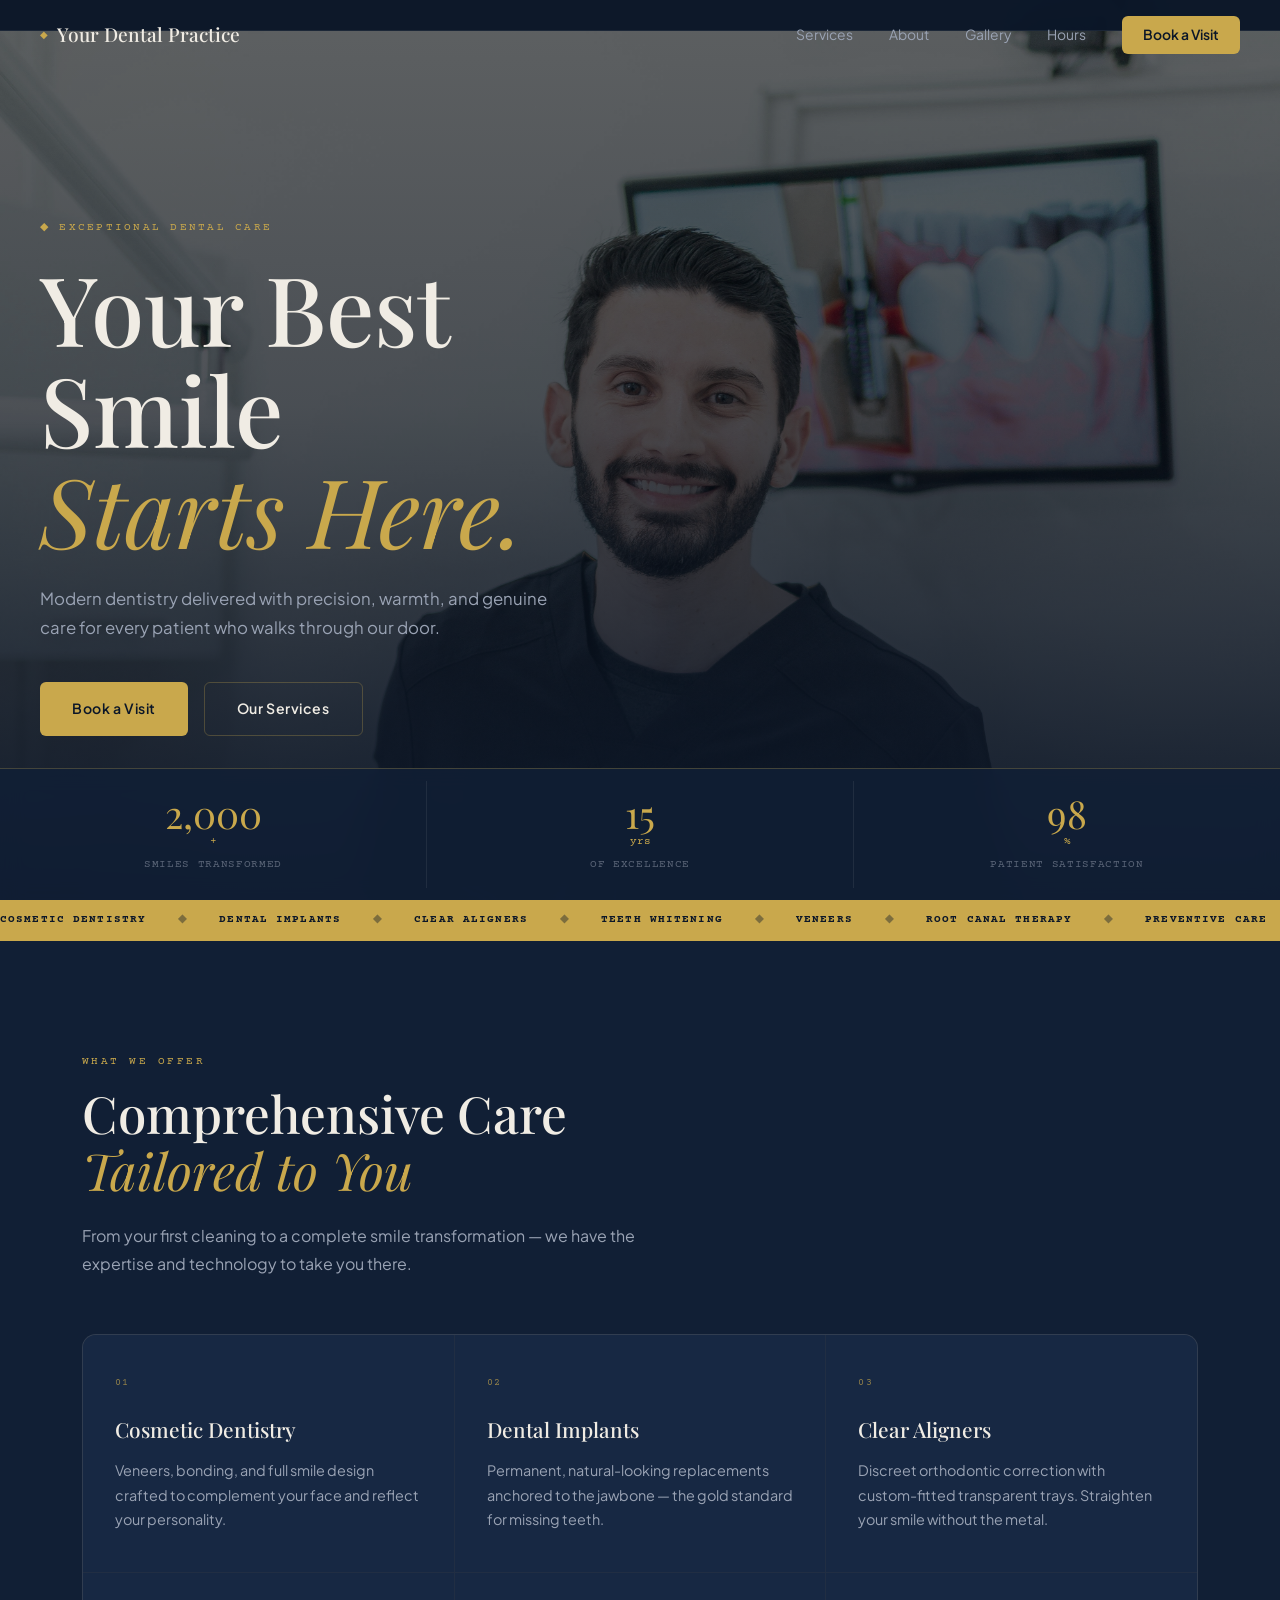
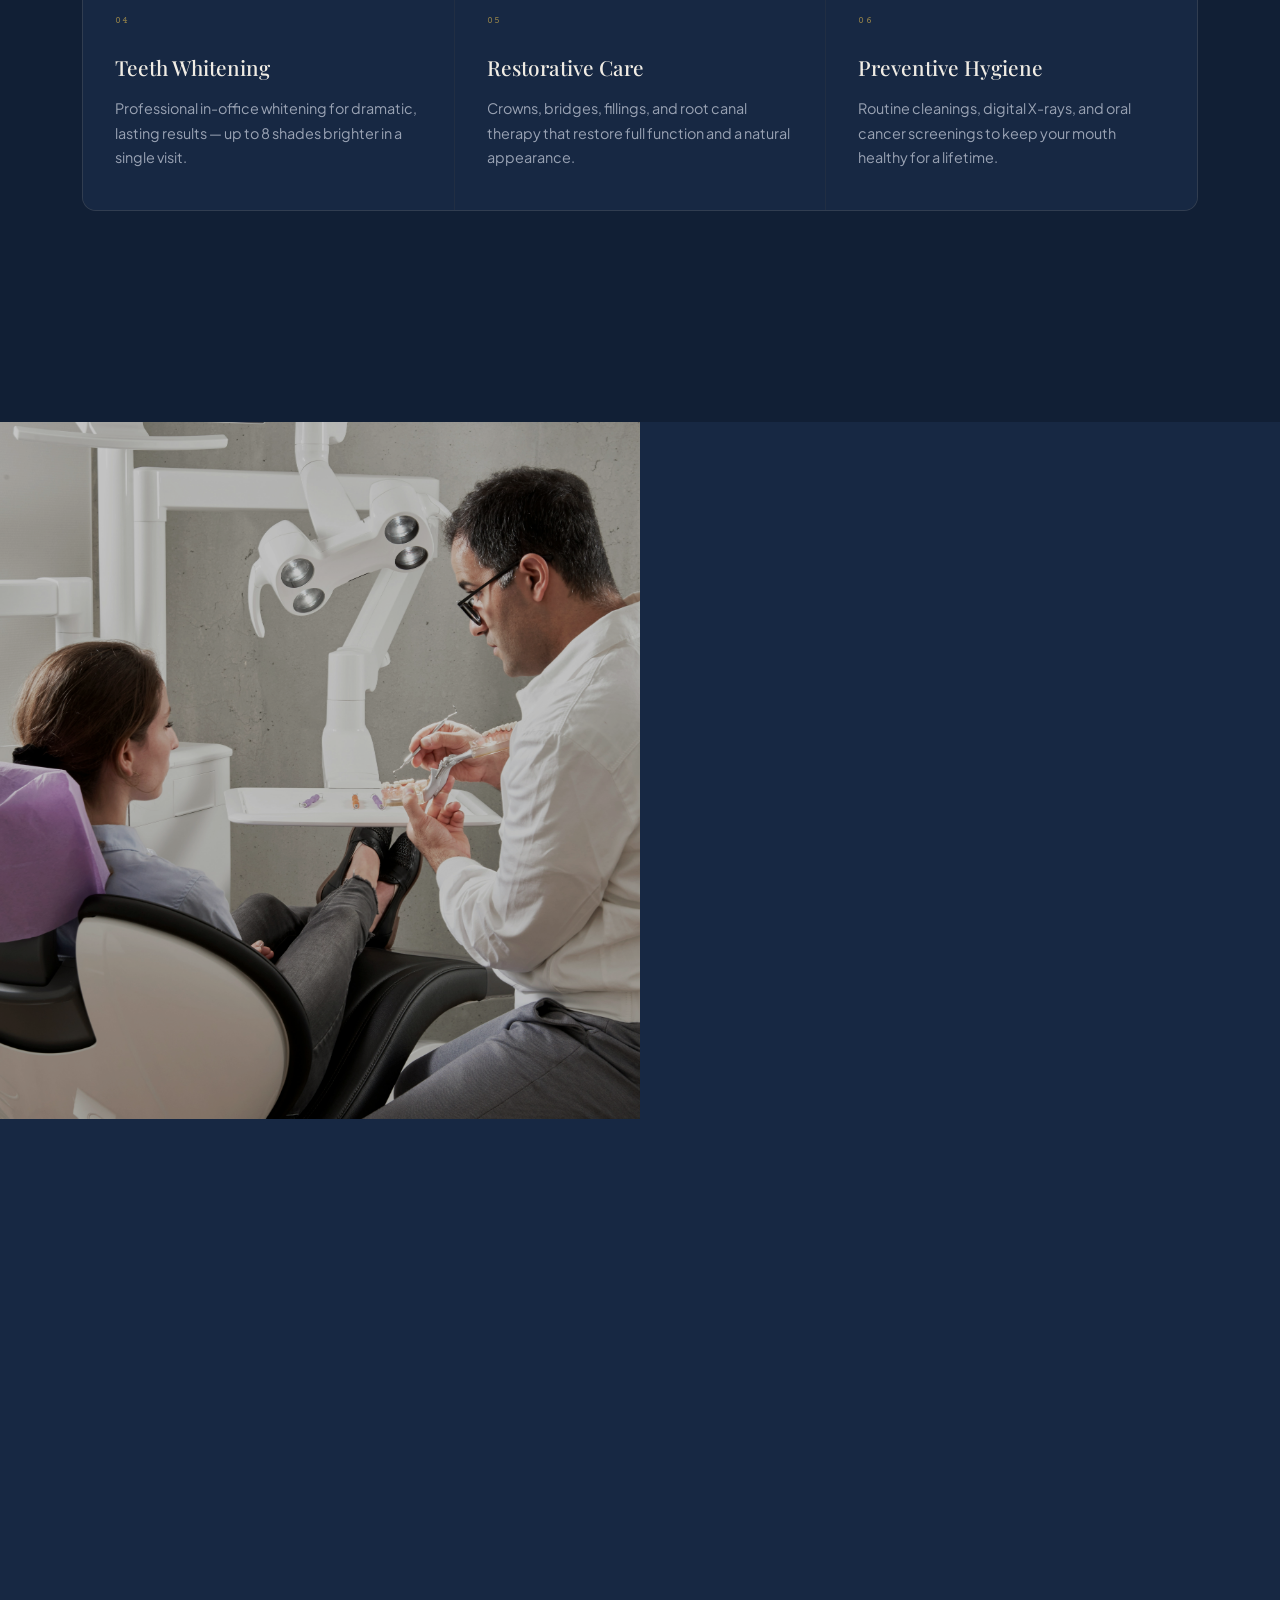
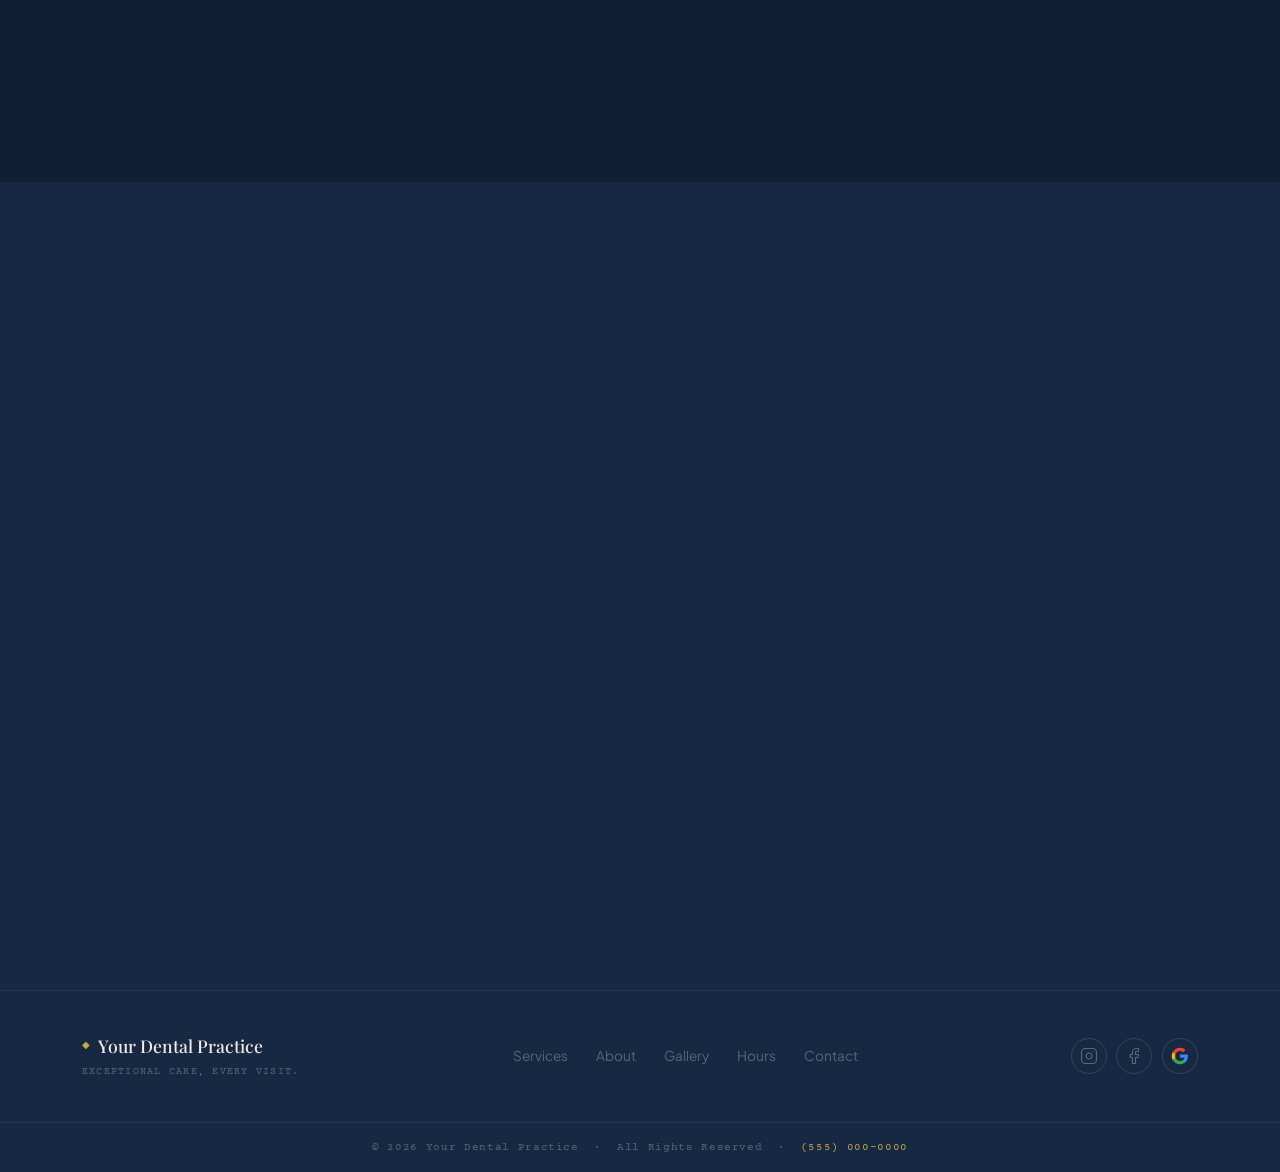
<file: index.html>
<!DOCTYPE html>
<html lang="en">
<head>
  <meta charset="UTF-8" />
  <meta name="viewport" content="width=device-width, initial-scale=1.0" />
  <title>Your Dental Practice — Exceptional Care, Every Visit</title>
  <link rel="preconnect" href="https://fonts.googleapis.com" />
  <link rel="preconnect" href="https://fonts.gstatic.com" crossorigin />
  <link href="https://fonts.googleapis.com/css2?family=Playfair+Display:ital,wght@0,400;0,500;0,700;1,400;1,500&family=Plus+Jakarta+Sans:wght@300;400;500;600&family=Courier+Prime:wght@400;700&display=swap" rel="stylesheet" />
  <link rel="stylesheet" href="Dental_2.css" />
</head>
<body>

  <!-- NAV -->
  <header class="nav" id="nav">
    <a href="index.html" class="nav-logo"><span class="logo-icon">&#9670;</span><span>Your Dental Practice</span></a>
    <nav class="nav-links" aria-label="Main">
      <a href="services.html">Services</a>
      <a href="about.html">About</a>
      <a href="index.html#gallery">Gallery</a>
      <a href="index.html#hours">Hours</a>
      <a href="contact.html" class="nav-book">Book a Visit</a>
    </nav>
    <button class="burger" id="burger" aria-label="Open menu" aria-expanded="false"><span></span><span></span><span></span></button>
  </header>
  <div class="mobile-nav" id="mobileNav">
    <a href="services.html" class="mn-link">Services</a>
    <a href="about.html" class="mn-link">About</a>
    <a href="index.html#gallery" class="mn-link">Gallery</a>
    <a href="index.html#hours" class="mn-link">Hours &amp; Location</a>
    <a href="contact.html" class="mn-link">Contact</a>
    <a href="contact.html" class="mn-link mn-cta">Book a Visit &#9670;</a>
    <div class="mn-social">
      <a href="#" target="_blank" rel="noopener" aria-label="Instagram"><svg viewBox="0 0 24 24" fill="none" stroke="currentColor" stroke-width="1.5" stroke-linecap="round" stroke-linejoin="round" width="20" height="20"><rect x="2" y="2" width="20" height="20" rx="5"/><path d="M16 11.37A4 4 0 1 1 12.63 8 4 4 0 0 1 16 11.37z"/><line x1="17.5" y1="6.5" x2="17.51" y2="6.5"/></svg></a>
      <a href="#" target="_blank" rel="noopener" aria-label="Facebook"><svg viewBox="0 0 24 24" fill="none" stroke="currentColor" stroke-width="1.5" stroke-linecap="round" stroke-linejoin="round" width="20" height="20"><path d="M18 2h-3a5 5 0 0 0-5 5v3H7v4h3v8h4v-8h3l1-4h-4V7a1 1 0 0 1 1-1h3z"/></svg></a>
      <a href="#" target="_blank" rel="noopener" aria-label="Google"><svg viewBox="0 0 24 24" width="20" height="20"><path d="M22.56 12.25c0-.78-.07-1.53-.2-2.25H12v4.26h5.92c-.26 1.37-1.04 2.53-2.21 3.31v2.77h3.57c2.08-1.92 3.28-4.74 3.28-8.09z" fill="#4285F4"/><path d="M12 23c2.97 0 5.46-.98 7.28-2.66l-3.57-2.77c-.98.66-2.23 1.06-3.71 1.06-2.86 0-5.29-1.93-6.16-4.53H2.18v2.84C3.99 20.53 7.7 23 12 23z" fill="#34A853"/><path d="M5.84 14.09c-.22-.66-.35-1.36-.35-2.09s.13-1.43.35-2.09V7.07H2.18C1.43 8.55 1 10.22 1 12s.43 3.45 1.18 4.93l2.85-2.22.81-.62z" fill="#FBBC05"/><path d="M12 5.38c1.62 0 3.06.56 4.21 1.64l3.15-3.15C17.45 2.09 14.97 1 12 1 7.7 1 3.99 3.47 2.18 7.07l3.66 2.84c.87-2.6 3.3-4.53 6.16-4.53z" fill="#EA4335"/></svg></a>
    </div>
  </div>

  <!-- HERO -->
  <section class="hero" id="hero">
    <div class="hero-img-wrap"><img src="laurent-yasiel-607-cXjrge4-unsplash.jpg" alt="Your dental team" class="hero-img" /><div class="hero-scrim"></div></div>
    <div class="hero-content">
      <p class="hero-tag reveal">&#9670; Exceptional Dental Care</p>
      <h1 class="hero-title reveal" data-delay="120">Your Best Smile<br /><em>Starts Here.</em></h1>
      <p class="hero-sub reveal" data-delay="240">Modern dentistry delivered with precision, warmth, and genuine care for every patient who walks through our door.</p>
      <div class="hero-ctas reveal" data-delay="360">
        <a href="contact.html" class="btn btn-gold">Book a Visit</a>
        <a href="services.html" class="btn btn-outline">Our Services</a>
      </div>
    </div>
    <div class="hero-stats reveal" data-delay="480">
      <div class="hstat"><span class="hstat-n" data-target="2000">0</span><sup>+</sup><p>Smiles Transformed</p></div>
      <div class="hstat-div"></div>
      <div class="hstat"><span class="hstat-n" data-target="15">0</span><sup> yrs</sup><p>of Excellence</p></div>
      <div class="hstat-div"></div>
      <div class="hstat"><span class="hstat-n" data-target="98">0</span><sup>%</sup><p>Patient Satisfaction</p></div>
    </div>
  </section>

  <!-- MARQUEE -->
  <div class="marquee-bar" aria-hidden="true"><div class="marquee-inner"><span>Cosmetic Dentistry</span><span class="sep">&#9670;</span><span>Dental Implants</span><span class="sep">&#9670;</span><span>Clear Aligners</span><span class="sep">&#9670;</span><span>Teeth Whitening</span><span class="sep">&#9670;</span><span>Veneers</span><span class="sep">&#9670;</span><span>Root Canal Therapy</span><span class="sep">&#9670;</span><span>Preventive Care</span><span class="sep">&#9670;</span><span>Emergency Dentistry</span><span class="sep">&#9670;</span><span>Cosmetic Dentistry</span><span class="sep">&#9670;</span><span>Dental Implants</span><span class="sep">&#9670;</span><span>Clear Aligners</span><span class="sep">&#9670;</span><span>Teeth Whitening</span><span class="sep">&#9670;</span><span>Veneers</span><span class="sep">&#9670;</span><span>Root Canal Therapy</span><span class="sep">&#9670;</span><span>Preventive Care</span><span class="sep">&#9670;</span><span>Emergency Dentistry</span><span class="sep">&#9670;</span></div></div>

  <!-- SERVICES PREVIEW -->
  <section class="services" id="services">
    <div class="container">
      <div class="section-head">
        <p class="eyebrow reveal">What We Offer</p>
        <h2 class="section-title reveal" data-delay="80">Comprehensive Care<br /><em>Tailored to You</em></h2>
        <p class="section-sub reveal" data-delay="160">From your first cleaning to a complete smile transformation — we have the expertise and technology to take you there.</p>
      </div>
      <div class="services-grid">
        <div class="scard reveal"><div class="scard-num">01</div><h3>Cosmetic Dentistry</h3><p>Veneers, bonding, and full smile design crafted to complement your face and reflect your personality.</p></div>
        <div class="scard reveal" data-delay="80"><div class="scard-num">02</div><h3>Dental Implants</h3><p>Permanent, natural-looking replacements anchored to the jawbone — the gold standard for missing teeth.</p></div>
        <div class="scard reveal" data-delay="160"><div class="scard-num">03</div><h3>Clear Aligners</h3><p>Discreet orthodontic correction with custom-fitted transparent trays. Straighten your smile without the metal.</p></div>
        <div class="scard reveal" data-delay="240"><div class="scard-num">04</div><h3>Teeth Whitening</h3><p>Professional in-office whitening for dramatic, lasting results — up to 8 shades brighter in a single visit.</p></div>
        <div class="scard reveal" data-delay="320"><div class="scard-num">05</div><h3>Restorative Care</h3><p>Crowns, bridges, fillings, and root canal therapy that restore full function and a natural appearance.</p></div>
        <div class="scard reveal" data-delay="400"><div class="scard-num">06</div><h3>Preventive Hygiene</h3><p>Routine cleanings, digital X-rays, and oral cancer screenings to keep your mouth healthy for a lifetime.</p></div>
      </div>
      <div class="section-cta reveal" data-delay="200"><a href="services.html" class="btn btn-gold">View All Services</a></div>
    </div>
  </section>

  <!-- FEATURE SPLIT -->
  <section class="feature-split">
    <div class="fs-img-col"><img src="caroline-lm-QA9fRIi6sFw-unsplash.jpg" alt="Dentist consulting with patient" loading="lazy" /></div>
    <div class="fs-content">
      <p class="eyebrow reveal">Our Approach</p>
      <h2 class="section-title reveal" data-delay="80">We Explain Everything.<br /><em>Rush Nothing.</em></h2>
      <p class="body-text reveal" data-delay="160">We believe dentistry works better when patients feel informed and in control. Before any procedure, we walk you through what's happening, what to expect, and why it matters. No surprises. No pressure.</p>
      <p class="body-text reveal" data-delay="240">Our practice is built around three things: clinical precision, honest communication, and a calm environment that actually makes you want to come back.</p>
      <a href="about.html" class="btn btn-gold reveal" data-delay="320">Meet the Team</a>
    </div>
  </section>

  <!-- TESTIMONIALS -->
  <section class="testimonials" id="testimonials">
    <div class="container">
      <div class="section-head">
        <p class="eyebrow reveal">Patient Stories</p>
        <h2 class="section-title reveal" data-delay="80">What Our Patients Say</h2>
      </div>
      <div class="tgrid">
        <div class="tcard reveal">
          <div class="tcard-stars">&#9733;&#9733;&#9733;&#9733;&#9733;</div>
          <p>"I've been coming here for years and have never felt rushed or talked down to. Every visit feels genuinely personal. My teeth have never been healthier."</p>
          <div class="tcard-attr"><span class="tcard-name">Maria R.</span><span class="tcard-service">Preventive Care Patient</span></div>
        </div>
        <div class="tcard reveal" data-delay="100">
          <div class="tcard-stars">&#9733;&#9733;&#9733;&#9733;&#9733;</div>
          <p>"My veneers look completely natural. Multiple people have asked if my teeth are just naturally perfect. I couldn't be happier with the result."</p>
          <div class="tcard-attr"><span class="tcard-name">James T.</span><span class="tcard-service">Cosmetic Dentistry Patient</span></div>
        </div>
        <div class="tcard reveal" data-delay="200">
          <div class="tcard-stars">&#9733;&#9733;&#9733;&#9733;&#9733;</div>
          <p>"As someone with serious dental anxiety, I genuinely can't believe how at ease I feel here. The sedation option was a game-changer for me."</p>
          <div class="tcard-attr"><span class="tcard-name">Anika L.</span><span class="tcard-service">Dental Implant Patient</span></div>
        </div>
      </div>
    </div>
  </section>

  <!-- GALLERY -->
  <section class="gallery" id="gallery">
    <div class="container">
      <div class="section-head">
        <p class="eyebrow reveal">Our Practice</p>
        <h2 class="section-title reveal" data-delay="80">A Space Designed<br /><em>for Comfort</em></h2>
      </div>
    </div>
    <div class="gallery-grid">
      <div class="gitem reveal"><img src="benyamin-bohlouli-e7MJLM5VGjY-unsplash.jpg" alt="Modern dental operatory" loading="lazy" /><div class="gitem-label">Modern Operatories</div></div>
      <div class="gitem reveal" data-delay="100"><img src="kari-bjorn-photography-Fdku_oMrDvk-unsplash.jpg" alt="Clean dental suite" loading="lazy" /><div class="gitem-label">Pristine Facilities</div></div>
      <div class="gitem reveal" data-delay="200"><img src="atikah-akhtar-XJptUS8nbhs-unsplash.jpg" alt="Bright dental room" loading="lazy" /><div class="gitem-label">Welcoming Environment</div></div>
    </div>
  </section>

  <!-- FAQ -->
  <section class="faq" id="faq">
    <div class="container">
      <div class="section-head">
        <p class="eyebrow reveal">Common Questions</p>
        <h2 class="section-title reveal" data-delay="80">Everything You Want<br /><em>to Know First</em></h2>
      </div>
      <div class="faq-list">
        <div class="faq-item reveal">
          <button class="faq-q" aria-expanded="false">Do you accept dental insurance?<span class="faq-icon">&#9670;</span></button>
          <div class="faq-a"><p>We work with most major dental insurance providers and will verify your benefits before your visit. For patients without insurance, we offer flexible payment plans and can walk you through all available options.</p></div>
        </div>
        <div class="faq-item reveal" data-delay="60">
          <button class="faq-q" aria-expanded="false">What should I expect on my first visit?<span class="faq-icon">&#9670;</span></button>
          <div class="faq-a"><p>Your first visit typically includes a comprehensive exam, digital X-rays, and a cleaning. We'll take time to understand your dental history, discuss any concerns, and create a personalized care plan. Plan for about 60–90 minutes.</p></div>
        </div>
        <div class="faq-item reveal" data-delay="120">
          <button class="faq-q" aria-expanded="false">Do you offer sedation for anxious patients?<span class="faq-icon">&#9670;</span></button>
          <div class="faq-a"><p>Yes. We offer nitrous oxide (laughing gas) and oral sedation options for patients who experience dental anxiety. We'll discuss the right option for you during your consultation — your comfort is always the priority.</p></div>
        </div>
        <div class="faq-item reveal" data-delay="180">
          <button class="faq-q" aria-expanded="false">How often should I come in for a cleaning?<span class="faq-icon">&#9670;</span></button>
          <div class="faq-a"><p>For most patients, we recommend a professional cleaning every six months. However, patients with a history of gum disease or other conditions may benefit from more frequent visits — we'll advise you based on your specific situation.</p></div>
        </div>
        <div class="faq-item reveal" data-delay="240">
          <button class="faq-q" aria-expanded="false">Are cosmetic procedures painful?<span class="faq-icon">&#9670;</span></button>
          <div class="faq-a"><p>Most cosmetic procedures — including veneers, whitening, and bonding — involve minimal to no discomfort. We use effective local anesthesia for any procedure that requires it, and we'll always check in with you throughout to make sure you're comfortable.</p></div>
        </div>
        <div class="faq-item reveal" data-delay="300">
          <button class="faq-q" aria-expanded="false">Do you see children?<span class="faq-icon">&#9670;</span></button>
          <div class="faq-a"><p>Yes, we welcome patients of all ages. We believe starting good dental habits early makes a lifetime of difference. Our team is experienced in making younger patients feel relaxed and comfortable from their very first visit.</p></div>
        </div>
      </div>
    </div>
  </section>

  <!-- HOURS -->
  <section class="hours" id="hours">
    <div class="container">
      <div class="hours-inner">
        <div class="hours-left">
          <p class="eyebrow reveal">Find Us</p>
          <h2 class="section-title reveal" data-delay="80">Hours &amp;<br /><em>Location</em></h2>
          <div class="hours-table reveal" data-delay="160">
            <div class="hrow"><span>Monday – Friday</span><span class="ht">8:00 am – 6:00 pm</span></div>
            <div class="hrow"><span>Saturday</span><span class="ht">9:00 am – 3:00 pm</span></div>
            <div class="hrow closed"><span>Sunday</span><span class="ht">Closed</span></div>
          </div>
          <div class="location-list reveal" data-delay="240">
            <div class="loc-row"><svg viewBox="0 0 24 24" fill="none" stroke="currentColor" stroke-width="1.5" stroke-linecap="round" stroke-linejoin="round" width="18" height="18"><path d="M12 21C12 21 5 13.5 5 8.5a7 7 0 0 1 14 0c0 5-7 12.5-7 12.5z"/><circle cx="12" cy="8.5" r="2.5"/></svg><div><strong>Address</strong><p>123 Main Street, Suite 100<br />Your City, ST 00000</p></div></div>
            <div class="loc-row"><svg viewBox="0 0 24 24" fill="none" stroke="currentColor" stroke-width="1.5" stroke-linecap="round" stroke-linejoin="round" width="18" height="18"><path d="M22 16.92v3a2 2 0 0 1-2.18 2 19.79 19.79 0 0 1-8.63-3.07A19.5 19.5 0 0 1 4.69 12 19.79 19.79 0 0 1 1.61 3.4 2 2 0 0 1 3.6 1.22h3a2 2 0 0 1 2 1.72 12.05 12.05 0 0 0 .7 2.81 2 2 0 0 1-.45 2.11L7.91 8.96a16 16 0 0 0 6.13 6.13l.96-.94a2 2 0 0 1 2.11-.45 12.05 12.05 0 0 0 2.81.7A2 2 0 0 1 22 16.92z"/></svg><div><strong>Phone</strong><a href="tel:+15550000000" class="phone-link">(555) 000-0000</a></div></div>
            <div class="loc-row"><svg viewBox="0 0 24 24" fill="none" stroke="currentColor" stroke-width="1.5" stroke-linecap="round" stroke-linejoin="round" width="18" height="18"><rect x="2" y="4" width="20" height="16" rx="2"/><polyline points="2,4 12,13 22,4"/></svg><div><strong>Email</strong><a href="mailto:hello@yourpractice.com" class="phone-link">hello@yourpractice.com</a></div></div>
          </div>
        </div>
        <div class="map-col reveal" data-delay="160">
          <div class="map-wrap">
            <iframe title="Practice Location" src="https://www.google.com/maps/embed?pb=!1m18!1m12!1m3!1d3022.9663095343073!2d-73.98823492357275!3d40.757977571392!2m3!1f0!2f0!3f0!3m2!1i1024!2i768!4f13.1!3m3!1m2!1s0x89c25855c6480299%3A0x55194ec5a1ae072e!2sTimes+Square!5e0!3m2!1sen!2sus!4v1700000000000" width="100%" height="100%" style="border:0;" allowfullscreen="" loading="lazy" referrerpolicy="no-referrer-when-downgrade"></iframe>
            <a href="https://maps.google.com" target="_blank" rel="noopener noreferrer" class="directions-btn"><svg viewBox="0 0 24 24" fill="none" stroke="currentColor" stroke-width="2" stroke-linecap="round" stroke-linejoin="round" width="14" height="14"><polygon points="3 11 22 2 13 21 11 13 3 11"/></svg>Get Directions</a>
          </div>
        </div>
      </div>
    </div>
  </section>

  <!-- FOOTER -->
  <footer class="footer">
    <div class="footer-inner">
      <div class="footer-brand"><div class="footer-logo"><span class="logo-icon">&#9670;</span> Your Dental Practice</div><p>Exceptional Care, Every Visit.</p></div>
      <nav class="footer-nav" aria-label="Footer"><a href="services.html">Services</a><a href="about.html">About</a><a href="index.html#gallery">Gallery</a><a href="index.html#hours">Hours</a><a href="contact.html">Contact</a></nav>
      <div class="footer-social">
        <a href="#" target="_blank" rel="noopener" aria-label="Instagram"><svg viewBox="0 0 24 24" fill="none" stroke="currentColor" stroke-width="1.5" stroke-linecap="round" stroke-linejoin="round" width="18" height="18"><rect x="2" y="2" width="20" height="20" rx="5"/><path d="M16 11.37A4 4 0 1 1 12.63 8 4 4 0 0 1 16 11.37z"/><line x1="17.5" y1="6.5" x2="17.51" y2="6.5"/></svg></a>
        <a href="#" target="_blank" rel="noopener" aria-label="Facebook"><svg viewBox="0 0 24 24" fill="none" stroke="currentColor" stroke-width="1.5" stroke-linecap="round" stroke-linejoin="round" width="18" height="18"><path d="M18 2h-3a5 5 0 0 0-5 5v3H7v4h3v8h4v-8h3l1-4h-4V7a1 1 0 0 1 1-1h3z"/></svg></a>
        <a href="#" target="_blank" rel="noopener" aria-label="Google"><svg viewBox="0 0 24 24" width="18" height="18"><path d="M22.56 12.25c0-.78-.07-1.53-.2-2.25H12v4.26h5.92c-.26 1.37-1.04 2.53-2.21 3.31v2.77h3.57c2.08-1.92 3.28-4.74 3.28-8.09z" fill="#4285F4"/><path d="M12 23c2.97 0 5.46-.98 7.28-2.66l-3.57-2.77c-.98.66-2.23 1.06-3.71 1.06-2.86 0-5.29-1.93-6.16-4.53H2.18v2.84C3.99 20.53 7.7 23 12 23z" fill="#34A853"/><path d="M5.84 14.09c-.22-.66-.35-1.36-.35-2.09s.13-1.43.35-2.09V7.07H2.18C1.43 8.55 1 10.22 1 12s.43 3.45 1.18 4.93l2.85-2.22.81-.62z" fill="#FBBC05"/><path d="M12 5.38c1.62 0 3.06.56 4.21 1.64l3.15-3.15C17.45 2.09 14.97 1 12 1 7.7 1 3.99 3.47 2.18 7.07l3.66 2.84c.87-2.6 3.3-4.53 6.16-4.53z" fill="#EA4335"/></svg></a>
      </div>
    </div>
    <div class="footer-bottom"><p>© 2026 Your Dental Practice &nbsp;·&nbsp; All Rights Reserved &nbsp;·&nbsp; <a href="tel:+15550000000">(555) 000-0000</a></p></div>
  </footer>
  <script src="Dental_2.js"></script>
</body>
</html>
</file>
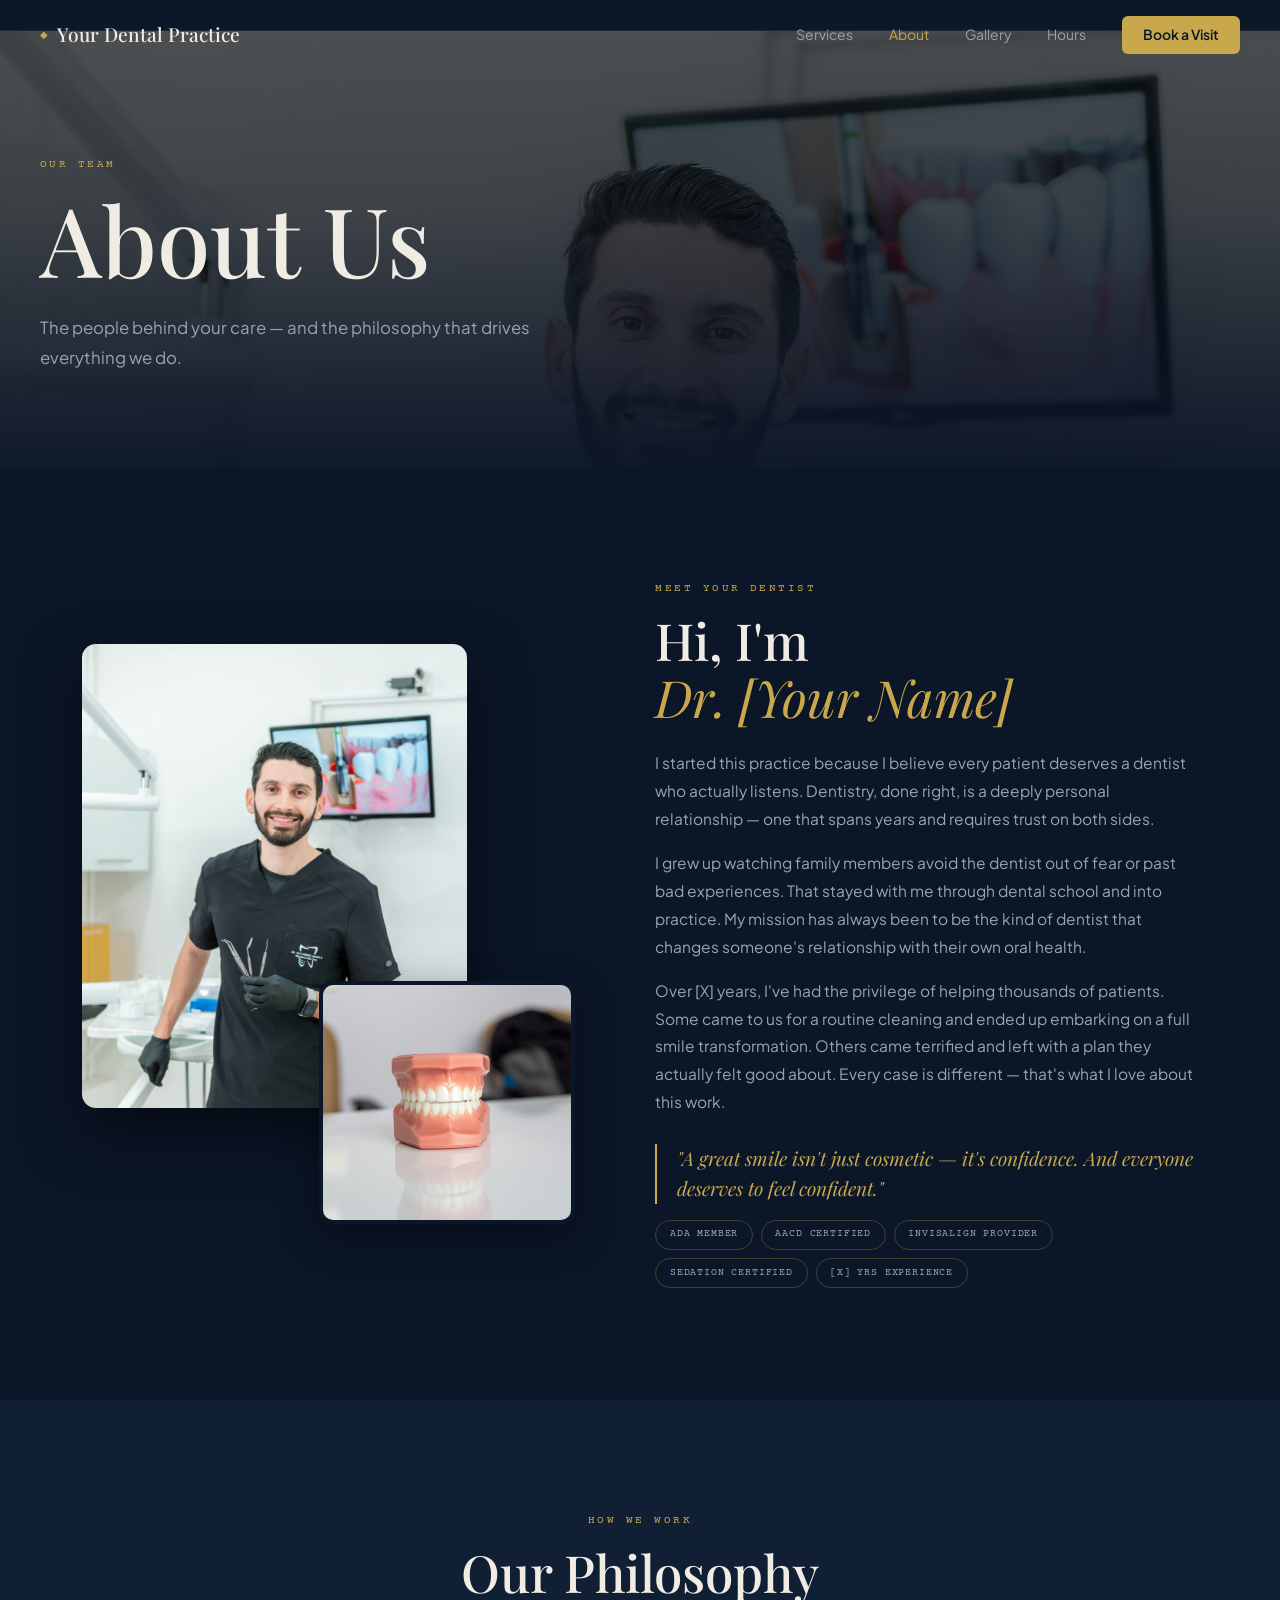
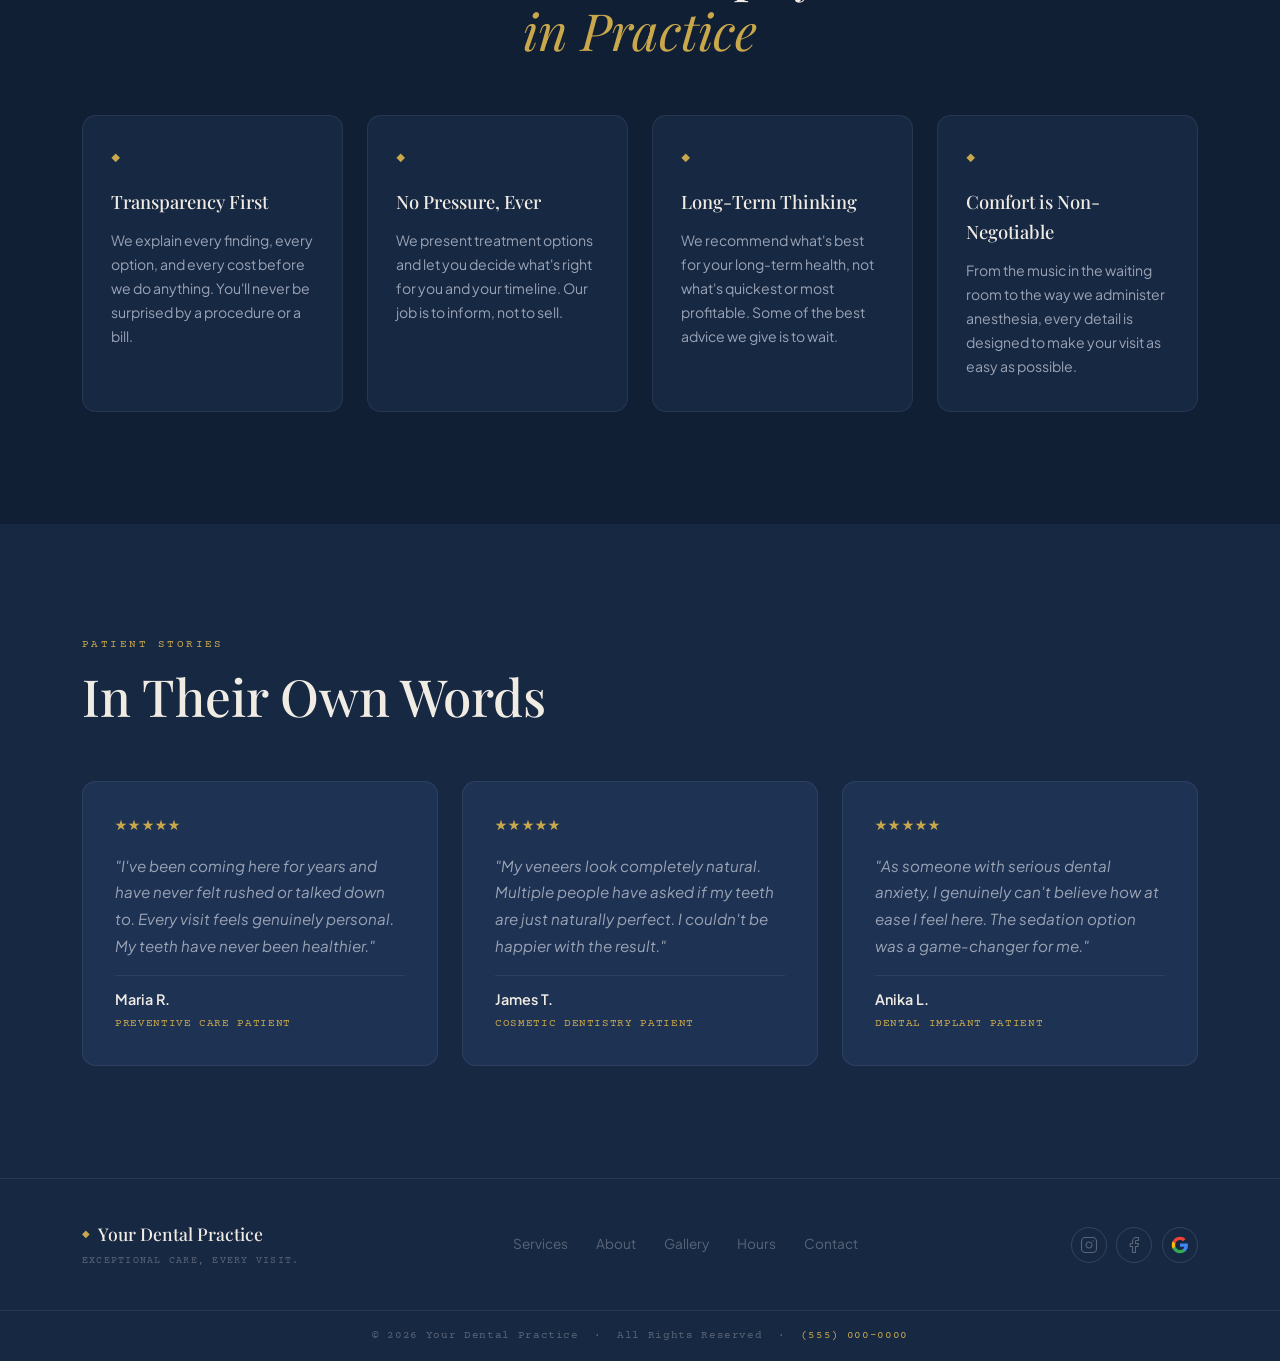
<file: about.html>
<!DOCTYPE html>
<html lang="en">
<head>
  <meta charset="UTF-8" /><meta name="viewport" content="width=device-width, initial-scale=1.0" />
  <title>About — Your Dental Practice</title>
  <link rel="preconnect" href="https://fonts.googleapis.com" /><link rel="preconnect" href="https://fonts.gstatic.com" crossorigin />
  <link href="https://fonts.googleapis.com/css2?family=Playfair+Display:ital,wght@0,400;0,500;0,700;1,400;1,500&family=Plus+Jakarta+Sans:wght@300;400;500;600&family=Courier+Prime:wght@400;700&display=swap" rel="stylesheet" />
  <link rel="stylesheet" href="Dental_2.css" />
</head>
<body>
  <header class="nav" id="nav">
    <a href="index.html" class="nav-logo"><span class="logo-icon">&#9670;</span><span>Your Dental Practice</span></a>
    <nav class="nav-links" aria-label="Main"><a href="services.html">Services</a><a href="about.html" class="nav-active">About</a><a href="index.html#gallery">Gallery</a><a href="index.html#hours">Hours</a><a href="contact.html" class="nav-book">Book a Visit</a></nav>
    <button class="burger" id="burger" aria-label="Open menu" aria-expanded="false"><span></span><span></span><span></span></button>
  </header>
  <div class="mobile-nav" id="mobileNav">
    <a href="services.html" class="mn-link">Services</a><a href="about.html" class="mn-link">About</a><a href="index.html#gallery" class="mn-link">Gallery</a><a href="index.html#hours" class="mn-link">Hours &amp; Location</a><a href="contact.html" class="mn-link">Contact</a><a href="contact.html" class="mn-link mn-cta">Book a Visit &#9670;</a>
    <div class="mn-social"><a href="#" target="_blank" rel="noopener" aria-label="Instagram"><svg viewBox="0 0 24 24" fill="none" stroke="currentColor" stroke-width="1.5" stroke-linecap="round" stroke-linejoin="round" width="20" height="20"><rect x="2" y="2" width="20" height="20" rx="5"/><path d="M16 11.37A4 4 0 1 1 12.63 8 4 4 0 0 1 16 11.37z"/><line x1="17.5" y1="6.5" x2="17.51" y2="6.5"/></svg></a><a href="#" target="_blank" rel="noopener" aria-label="Facebook"><svg viewBox="0 0 24 24" fill="none" stroke="currentColor" stroke-width="1.5" stroke-linecap="round" stroke-linejoin="round" width="20" height="20"><path d="M18 2h-3a5 5 0 0 0-5 5v3H7v4h3v8h4v-8h3l1-4h-4V7a1 1 0 0 1 1-1h3z"/></svg></a></div>
  </div>

  <!-- PAGE HERO -->
  <section class="page-hero">
    <div class="page-hero-bg"><img src="laurent-yasiel-607-cXjrge4-unsplash.jpg" alt="Your dentist" style="object-position:center 15%" /><div class="hero-scrim"></div></div>
    <div class="page-hero-content">
      <p class="eyebrow reveal">Our Team</p>
      <h1 class="hero-title reveal" data-delay="80">About Us</h1>
      <p class="hero-sub reveal" data-delay="160">The people behind your care — and the philosophy that drives everything we do.</p>
    </div>
  </section>

  <!-- MAIN BIO -->
  <section class="about-page" id="about">
    <div class="container">
      <div class="about-inner">
        <div class="about-img-col">
          <div class="about-img-frame reveal">
            <img src="laurent-yasiel-607-cXjrge4-unsplash.jpg" alt="Dr. [Your Name]" loading="lazy" style="object-position:center 15%" />
          </div>
          <div class="about-img-sub reveal" data-delay="150"><img src="enis-yavuz-4u2fG9mqGvQ-unsplash.jpg" alt="Dental model" loading="lazy" /></div>
        </div>
        <div class="about-text">
          <p class="eyebrow reveal">Meet Your Dentist</p>
          <h2 class="section-title reveal" data-delay="80">Hi, I'm<br /><em>Dr. [Your Name]</em></h2>
          <p class="body-text reveal" data-delay="120">I started this practice because I believe every patient deserves a dentist who actually listens. Dentistry, done right, is a deeply personal relationship — one that spans years and requires trust on both sides.</p>
          <p class="body-text reveal" data-delay="160">I grew up watching family members avoid the dentist out of fear or past bad experiences. That stayed with me through dental school and into practice. My mission has always been to be the kind of dentist that changes someone's relationship with their own oral health.</p>
          <p class="body-text reveal" data-delay="200">Over [X] years, I've had the privilege of helping thousands of patients. Some came to us for a routine cleaning and ended up embarking on a full smile transformation. Others came terrified and left with a plan they actually felt good about. Every case is different — that's what I love about this work.</p>
          <blockquote class="about-quote reveal" data-delay="240">"A great smile isn't just cosmetic — it's confidence. And everyone deserves to feel confident."</blockquote>
          <div class="fs-badges reveal" data-delay="280">
            <span class="badge">ADA Member</span>
            <span class="badge">AACD Certified</span>
            <span class="badge">Invisalign Provider</span>
            <span class="badge">Sedation Certified</span>
            <span class="badge">[X] Yrs Experience</span>
          </div>
        </div>
      </div>
    </div>
  </section>

  <!-- PHILOSOPHY -->
  <section class="philosophy">
    <div class="container">
      <div class="section-head" style="text-align:center;max-width:640px;margin:0 auto 3.5rem">
        <p class="eyebrow reveal">How We Work</p>
        <h2 class="section-title reveal" data-delay="80">Our Philosophy<br /><em>in Practice</em></h2>
      </div>
      <div class="phil-grid">
        <div class="phil-card reveal">
          <div class="phil-icon">&#9670;</div>
          <h3>Transparency First</h3>
          <p>We explain every finding, every option, and every cost before we do anything. You'll never be surprised by a procedure or a bill.</p>
        </div>
        <div class="phil-card reveal" data-delay="100">
          <div class="phil-icon">&#9670;</div>
          <h3>No Pressure, Ever</h3>
          <p>We present treatment options and let you decide what's right for you and your timeline. Our job is to inform, not to sell.</p>
        </div>
        <div class="phil-card reveal" data-delay="200">
          <div class="phil-icon">&#9670;</div>
          <h3>Long-Term Thinking</h3>
          <p>We recommend what's best for your long-term health, not what's quickest or most profitable. Some of the best advice we give is to wait.</p>
        </div>
        <div class="phil-card reveal" data-delay="300">
          <div class="phil-icon">&#9670;</div>
          <h3>Comfort is Non-Negotiable</h3>
          <p>From the music in the waiting room to the way we administer anesthesia, every detail is designed to make your visit as easy as possible.</p>
        </div>
      </div>
    </div>
  </section>

  <!-- TESTIMONIALS ON ABOUT PAGE -->
  <section class="testimonials">
    <div class="container">
      <div class="section-head">
        <p class="eyebrow reveal">Patient Stories</p>
        <h2 class="section-title reveal" data-delay="80">In Their Own Words</h2>
      </div>
      <div class="tgrid">
        <div class="tcard reveal"><div class="tcard-stars">&#9733;&#9733;&#9733;&#9733;&#9733;</div><p>"I've been coming here for years and have never felt rushed or talked down to. Every visit feels genuinely personal. My teeth have never been healthier."</p><div class="tcard-attr"><span class="tcard-name">Maria R.</span><span class="tcard-service">Preventive Care Patient</span></div></div>
        <div class="tcard reveal" data-delay="100"><div class="tcard-stars">&#9733;&#9733;&#9733;&#9733;&#9733;</div><p>"My veneers look completely natural. Multiple people have asked if my teeth are just naturally perfect. I couldn't be happier with the result."</p><div class="tcard-attr"><span class="tcard-name">James T.</span><span class="tcard-service">Cosmetic Dentistry Patient</span></div></div>
        <div class="tcard reveal" data-delay="200"><div class="tcard-stars">&#9733;&#9733;&#9733;&#9733;&#9733;</div><p>"As someone with serious dental anxiety, I genuinely can't believe how at ease I feel here. The sedation option was a game-changer for me."</p><div class="tcard-attr"><span class="tcard-name">Anika L.</span><span class="tcard-service">Dental Implant Patient</span></div></div>
      </div>
    </div>
  </section>

  <footer class="footer">
    <div class="footer-inner">
      <div class="footer-brand"><div class="footer-logo"><span class="logo-icon">&#9670;</span> Your Dental Practice</div><p>Exceptional Care, Every Visit.</p></div>
      <nav class="footer-nav" aria-label="Footer"><a href="services.html">Services</a><a href="about.html">About</a><a href="index.html#gallery">Gallery</a><a href="index.html#hours">Hours</a><a href="contact.html">Contact</a></nav>
      <div class="footer-social"><a href="#" target="_blank" rel="noopener" aria-label="Instagram"><svg viewBox="0 0 24 24" fill="none" stroke="currentColor" stroke-width="1.5" stroke-linecap="round" stroke-linejoin="round" width="18" height="18"><rect x="2" y="2" width="20" height="20" rx="5"/><path d="M16 11.37A4 4 0 1 1 12.63 8 4 4 0 0 1 16 11.37z"/><line x1="17.5" y1="6.5" x2="17.51" y2="6.5"/></svg></a><a href="#" target="_blank" rel="noopener" aria-label="Facebook"><svg viewBox="0 0 24 24" fill="none" stroke="currentColor" stroke-width="1.5" stroke-linecap="round" stroke-linejoin="round" width="18" height="18"><path d="M18 2h-3a5 5 0 0 0-5 5v3H7v4h3v8h4v-8h3l1-4h-4V7a1 1 0 0 1 1-1h3z"/></svg></a><a href="#" target="_blank" rel="noopener" aria-label="Google"><svg viewBox="0 0 24 24" width="18" height="18"><path d="M22.56 12.25c0-.78-.07-1.53-.2-2.25H12v4.26h5.92c-.26 1.37-1.04 2.53-2.21 3.31v2.77h3.57c2.08-1.92 3.28-4.74 3.28-8.09z" fill="#4285F4"/><path d="M12 23c2.97 0 5.46-.98 7.28-2.66l-3.57-2.77c-.98.66-2.23 1.06-3.71 1.06-2.86 0-5.29-1.93-6.16-4.53H2.18v2.84C3.99 20.53 7.7 23 12 23z" fill="#34A853"/><path d="M5.84 14.09c-.22-.66-.35-1.36-.35-2.09s.13-1.43.35-2.09V7.07H2.18C1.43 8.55 1 10.22 1 12s.43 3.45 1.18 4.93l2.85-2.22.81-.62z" fill="#FBBC05"/><path d="M12 5.38c1.62 0 3.06.56 4.21 1.64l3.15-3.15C17.45 2.09 14.97 1 12 1 7.7 1 3.99 3.47 2.18 7.07l3.66 2.84c.87-2.6 3.3-4.53 6.16-4.53z" fill="#EA4335"/></svg></a></div>
    </div>
    <div class="footer-bottom"><p>© 2026 Your Dental Practice &nbsp;·&nbsp; All Rights Reserved &nbsp;·&nbsp; <a href="tel:+15550000000">(555) 000-0000</a></p></div>
  </footer>
  <script src="Dental_2.js"></script>
</body>
</html>
</file>
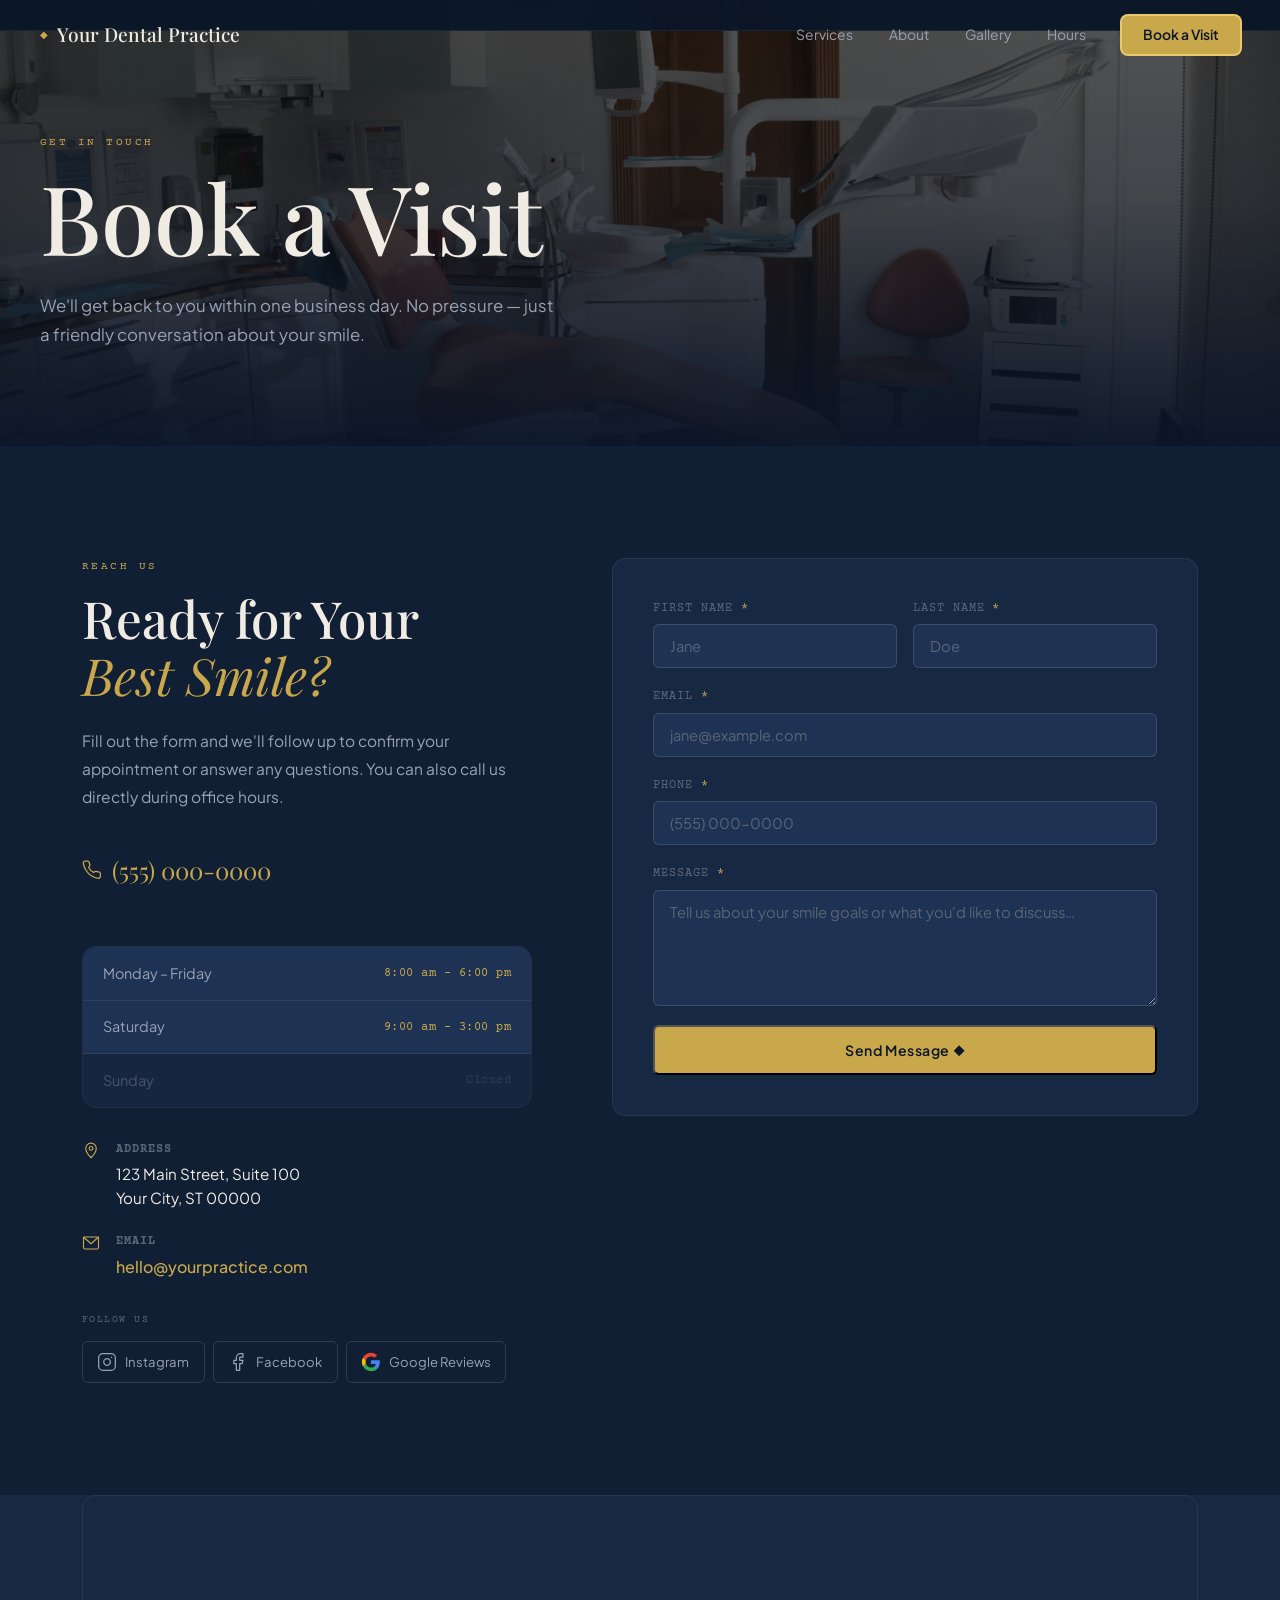
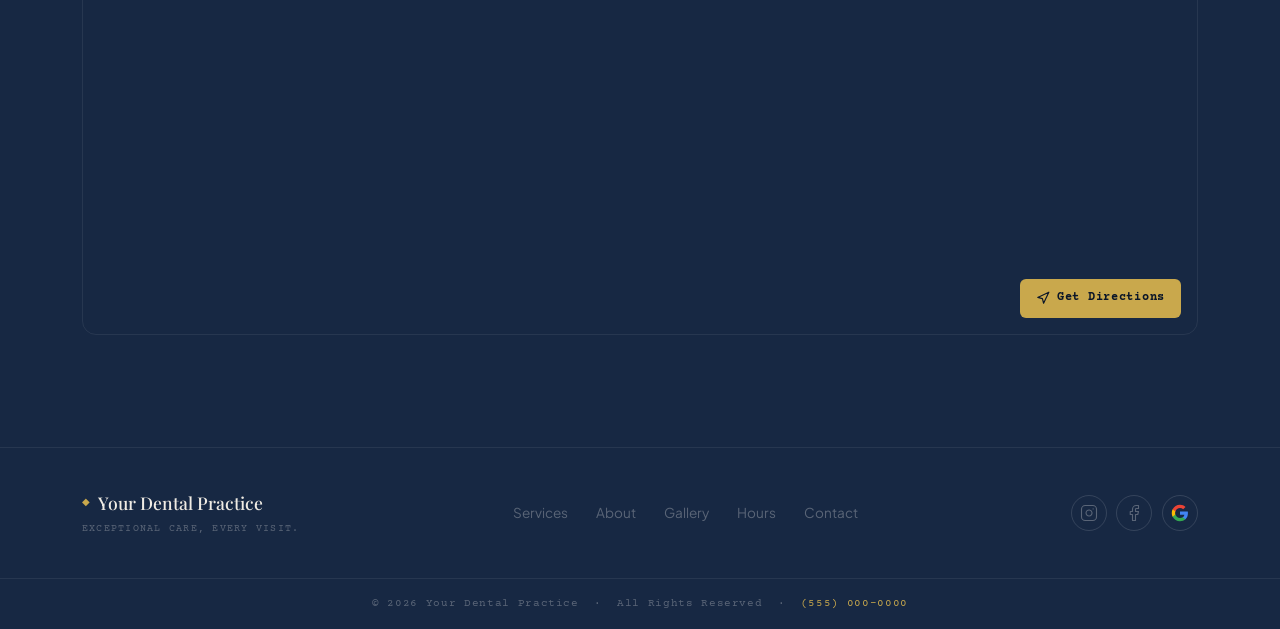
<file: contact.html>
<!DOCTYPE html>
<html lang="en">
<head>
  <meta charset="UTF-8" /><meta name="viewport" content="width=device-width, initial-scale=1.0" />
  <title>Contact — Your Dental Practice</title>
  <link rel="preconnect" href="https://fonts.googleapis.com" /><link rel="preconnect" href="https://fonts.gstatic.com" crossorigin />
  <link href="https://fonts.googleapis.com/css2?family=Playfair+Display:ital,wght@0,400;0,500;0,700;1,400;1,500&family=Plus+Jakarta+Sans:wght@300;400;500;600&family=Courier+Prime:wght@400;700&display=swap" rel="stylesheet" />
  <link rel="stylesheet" href="Dental_2.css" />
</head>
<body>
  <header class="nav" id="nav">
    <a href="index.html" class="nav-logo"><span class="logo-icon">&#9670;</span><span>Your Dental Practice</span></a>
    <nav class="nav-links" aria-label="Main"><a href="services.html">Services</a><a href="about.html">About</a><a href="index.html#gallery">Gallery</a><a href="index.html#hours">Hours</a><a href="contact.html" class="nav-book nav-active-book">Book a Visit</a></nav>
    <button class="burger" id="burger" aria-label="Open menu" aria-expanded="false"><span></span><span></span><span></span></button>
  </header>
  <div class="mobile-nav" id="mobileNav">
    <a href="services.html" class="mn-link">Services</a><a href="about.html" class="mn-link">About</a><a href="index.html#gallery" class="mn-link">Gallery</a><a href="index.html#hours" class="mn-link">Hours &amp; Location</a><a href="contact.html" class="mn-link">Contact</a><a href="contact.html" class="mn-link mn-cta">Book a Visit &#9670;</a>
    <div class="mn-social"><a href="#" target="_blank" rel="noopener" aria-label="Instagram"><svg viewBox="0 0 24 24" fill="none" stroke="currentColor" stroke-width="1.5" stroke-linecap="round" stroke-linejoin="round" width="20" height="20"><rect x="2" y="2" width="20" height="20" rx="5"/><path d="M16 11.37A4 4 0 1 1 12.63 8 4 4 0 0 1 16 11.37z"/><line x1="17.5" y1="6.5" x2="17.51" y2="6.5"/></svg></a><a href="#" target="_blank" rel="noopener" aria-label="Facebook"><svg viewBox="0 0 24 24" fill="none" stroke="currentColor" stroke-width="1.5" stroke-linecap="round" stroke-linejoin="round" width="20" height="20"><path d="M18 2h-3a5 5 0 0 0-5 5v3H7v4h3v8h4v-8h3l1-4h-4V7a1 1 0 0 1 1-1h3z"/></svg></a></div>
  </div>

  <!-- PAGE HERO (minimal) -->
  <section class="page-hero page-hero-short">
    <div class="page-hero-bg"><img src="atikah-akhtar-XJptUS8nbhs-unsplash.jpg" alt="Our welcoming office" /><div class="hero-scrim"></div></div>
    <div class="page-hero-content">
      <p class="eyebrow reveal">Get In Touch</p>
      <h1 class="hero-title reveal" data-delay="80">Book a Visit</h1>
      <p class="hero-sub reveal" data-delay="160">We'll get back to you within one business day. No pressure — just a friendly conversation about your smile.</p>
    </div>
  </section>

  <!-- CONTACT BODY -->
  <section class="contact" id="contact">
    <div class="container">
      <div class="contact-inner">
        <div class="contact-left">
          <p class="eyebrow reveal">Reach Us</p>
          <h2 class="section-title reveal" data-delay="80">Ready for Your<br /><em>Best Smile?</em></h2>
          <p class="body-text reveal" data-delay="120">Fill out the form and we'll follow up to confirm your appointment or answer any questions. You can also call us directly during office hours.</p>
          <a href="tel:+15550000000" class="call-link reveal" data-delay="180">
            <svg viewBox="0 0 24 24" fill="none" stroke="currentColor" stroke-width="1.5" stroke-linecap="round" stroke-linejoin="round" width="20" height="20"><path d="M22 16.92v3a2 2 0 0 1-2.18 2 19.79 19.79 0 0 1-8.63-3.07A19.5 19.5 0 0 1 4.69 12 19.79 19.79 0 0 1 1.61 3.4 2 2 0 0 1 3.6 1.22h3a2 2 0 0 1 2 1.72 12.05 12.05 0 0 0 .7 2.81 2 2 0 0 1-.45 2.11L7.91 8.96a16 16 0 0 0 6.13 6.13l.96-.94a2 2 0 0 1 2.11-.45 12.05 12.05 0 0 0 2.81.7A2 2 0 0 1 22 16.92z"/></svg>
            (555) 000-0000
          </a>
          <div class="hours-table reveal" data-delay="240" style="margin-top:2rem">
            <div class="hrow"><span>Monday – Friday</span><span class="ht">8:00 am – 6:00 pm</span></div>
            <div class="hrow"><span>Saturday</span><span class="ht">9:00 am – 3:00 pm</span></div>
            <div class="hrow closed"><span>Sunday</span><span class="ht">Closed</span></div>
          </div>
          <div class="location-list reveal" data-delay="300" style="margin-top:2rem">
            <div class="loc-row"><svg viewBox="0 0 24 24" fill="none" stroke="currentColor" stroke-width="1.5" stroke-linecap="round" stroke-linejoin="round" width="18" height="18"><path d="M12 21C12 21 5 13.5 5 8.5a7 7 0 0 1 14 0c0 5-7 12.5-7 12.5z"/><circle cx="12" cy="8.5" r="2.5"/></svg><div><strong>Address</strong><p>123 Main Street, Suite 100<br />Your City, ST 00000</p></div></div>
            <div class="loc-row"><svg viewBox="0 0 24 24" fill="none" stroke="currentColor" stroke-width="1.5" stroke-linecap="round" stroke-linejoin="round" width="18" height="18"><rect x="2" y="4" width="20" height="16" rx="2"/><polyline points="2,4 12,13 22,4"/></svg><div><strong>Email</strong><a href="mailto:hello@yourpractice.com" class="phone-link">hello@yourpractice.com</a></div></div>
          </div>
          <div class="social-row reveal" data-delay="360" style="margin-top:2rem">
            <p class="social-lbl">Follow Us</p>
            <div class="social-icons">
              <a href="#" target="_blank" rel="noopener" aria-label="Instagram" class="sicon"><svg viewBox="0 0 24 24" fill="none" stroke="currentColor" stroke-width="1.5" stroke-linecap="round" stroke-linejoin="round" width="20" height="20"><rect x="2" y="2" width="20" height="20" rx="5"/><path d="M16 11.37A4 4 0 1 1 12.63 8 4 4 0 0 1 16 11.37z"/><line x1="17.5" y1="6.5" x2="17.51" y2="6.5"/></svg><span>Instagram</span></a>
              <a href="#" target="_blank" rel="noopener" aria-label="Facebook" class="sicon"><svg viewBox="0 0 24 24" fill="none" stroke="currentColor" stroke-width="1.5" stroke-linecap="round" stroke-linejoin="round" width="20" height="20"><path d="M18 2h-3a5 5 0 0 0-5 5v3H7v4h3v8h4v-8h3l1-4h-4V7a1 1 0 0 1 1-1h3z"/></svg><span>Facebook</span></a>
              <a href="#" target="_blank" rel="noopener" aria-label="Google Reviews" class="sicon"><svg viewBox="0 0 24 24" width="20" height="20"><path d="M22.56 12.25c0-.78-.07-1.53-.2-2.25H12v4.26h5.92c-.26 1.37-1.04 2.53-2.21 3.31v2.77h3.57c2.08-1.92 3.28-4.74 3.28-8.09z" fill="#4285F4"/><path d="M12 23c2.97 0 5.46-.98 7.28-2.66l-3.57-2.77c-.98.66-2.23 1.06-3.71 1.06-2.86 0-5.29-1.93-6.16-4.53H2.18v2.84C3.99 20.53 7.7 23 12 23z" fill="#34A853"/><path d="M5.84 14.09c-.22-.66-.35-1.36-.35-2.09s.13-1.43.35-2.09V7.07H2.18C1.43 8.55 1 10.22 1 12s.43 3.45 1.18 4.93l2.85-2.22.81-.62z" fill="#FBBC05"/><path d="M12 5.38c1.62 0 3.06.56 4.21 1.64l3.15-3.15C17.45 2.09 14.97 1 12 1 7.7 1 3.99 3.47 2.18 7.07l3.66 2.84c.87-2.6 3.3-4.53 6.16-4.53z" fill="#EA4335"/></svg><span>Google Reviews</span></a>
            </div>
          </div>
        </div>
        <div class="contact-form-wrap reveal" data-delay="200">
          <form id="contactForm" novalidate>
            <div class="frow">
              <div class="fgroup"><label for="fname">First Name <span class="req">*</span></label><input type="text" id="fname" name="fname" placeholder="Jane" required autocomplete="given-name" /></div>
              <div class="fgroup"><label for="lname">Last Name <span class="req">*</span></label><input type="text" id="lname" name="lname" placeholder="Doe" required autocomplete="family-name" /></div>
            </div>
            <div class="fgroup"><label for="email">Email <span class="req">*</span></label><input type="email" id="email" name="email" placeholder="jane@example.com" required autocomplete="email" /></div>
            <div class="fgroup"><label for="phone">Phone <span class="req">*</span></label><input type="tel" id="phone" name="phone" placeholder="(555) 000-0000" required autocomplete="tel" /></div>
            <div class="fgroup"><label for="message">Message <span class="req">*</span></label><textarea id="message" name="message" rows="5" placeholder="Tell us about your smile goals or what you'd like to discuss…" required></textarea></div>
            <button type="submit" class="btn btn-gold btn-full">Send Message &#9670;</button>
            <p class="form-ok" id="formOk">&#9670; Thank you! We'll be in touch within one business day.</p>
            <p class="form-err" id="formErr">Please fill in all required fields correctly.</p>
          </form>
        </div>
      </div>
    </div>
  </section>

  <!-- MAP -->
  <section class="hours" id="hours" style="padding-top:0">
    <div class="container">
      <div class="map-col reveal" style="height:440px;margin-top:0">
        <div class="map-wrap">
          <iframe title="Practice Location" src="https://www.google.com/maps/embed?pb=!1m18!1m12!1m3!1d3022.9663095343073!2d-73.98823492357275!3d40.757977571392!2m3!1f0!2f0!3f0!3m2!1i1024!2i768!4f13.1!3m3!1m2!1s0x89c25855c6480299%3A0x55194ec5a1ae072e!2sTimes+Square!5e0!3m2!1sen!2sus!4v1700000000000" width="100%" height="100%" style="border:0;" allowfullscreen="" loading="lazy" referrerpolicy="no-referrer-when-downgrade"></iframe>
          <a href="https://maps.google.com" target="_blank" rel="noopener noreferrer" class="directions-btn"><svg viewBox="0 0 24 24" fill="none" stroke="currentColor" stroke-width="2" stroke-linecap="round" stroke-linejoin="round" width="14" height="14"><polygon points="3 11 22 2 13 21 11 13 3 11"/></svg>Get Directions</a>
        </div>
      </div>
    </div>
  </section>

  <footer class="footer">
    <div class="footer-inner">
      <div class="footer-brand"><div class="footer-logo"><span class="logo-icon">&#9670;</span> Your Dental Practice</div><p>Exceptional Care, Every Visit.</p></div>
      <nav class="footer-nav" aria-label="Footer"><a href="services.html">Services</a><a href="about.html">About</a><a href="index.html#gallery">Gallery</a><a href="index.html#hours">Hours</a><a href="contact.html">Contact</a></nav>
      <div class="footer-social"><a href="#" target="_blank" rel="noopener" aria-label="Instagram"><svg viewBox="0 0 24 24" fill="none" stroke="currentColor" stroke-width="1.5" stroke-linecap="round" stroke-linejoin="round" width="18" height="18"><rect x="2" y="2" width="20" height="20" rx="5"/><path d="M16 11.37A4 4 0 1 1 12.63 8 4 4 0 0 1 16 11.37z"/><line x1="17.5" y1="6.5" x2="17.51" y2="6.5"/></svg></a><a href="#" target="_blank" rel="noopener" aria-label="Facebook"><svg viewBox="0 0 24 24" fill="none" stroke="currentColor" stroke-width="1.5" stroke-linecap="round" stroke-linejoin="round" width="18" height="18"><path d="M18 2h-3a5 5 0 0 0-5 5v3H7v4h3v8h4v-8h3l1-4h-4V7a1 1 0 0 1 1-1h3z"/></svg></a><a href="#" target="_blank" rel="noopener" aria-label="Google"><svg viewBox="0 0 24 24" width="18" height="18"><path d="M22.56 12.25c0-.78-.07-1.53-.2-2.25H12v4.26h5.92c-.26 1.37-1.04 2.53-2.21 3.31v2.77h3.57c2.08-1.92 3.28-4.74 3.28-8.09z" fill="#4285F4"/><path d="M12 23c2.97 0 5.46-.98 7.28-2.66l-3.57-2.77c-.98.66-2.23 1.06-3.71 1.06-2.86 0-5.29-1.93-6.16-4.53H2.18v2.84C3.99 20.53 7.7 23 12 23z" fill="#34A853"/><path d="M5.84 14.09c-.22-.66-.35-1.36-.35-2.09s.13-1.43.35-2.09V7.07H2.18C1.43 8.55 1 10.22 1 12s.43 3.45 1.18 4.93l2.85-2.22.81-.62z" fill="#FBBC05"/><path d="M12 5.38c1.62 0 3.06.56 4.21 1.64l3.15-3.15C17.45 2.09 14.97 1 12 1 7.7 1 3.99 3.47 2.18 7.07l3.66 2.84c.87-2.6 3.3-4.53 6.16-4.53z" fill="#EA4335"/></svg></a></div>
    </div>
    <div class="footer-bottom"><p>© 2026 Your Dental Practice &nbsp;·&nbsp; All Rights Reserved &nbsp;·&nbsp; <a href="tel:+15550000000">(555) 000-0000</a></p></div>
  </footer>
  <script src="Dental_2.js"></script>
</body>
</html>
</file>
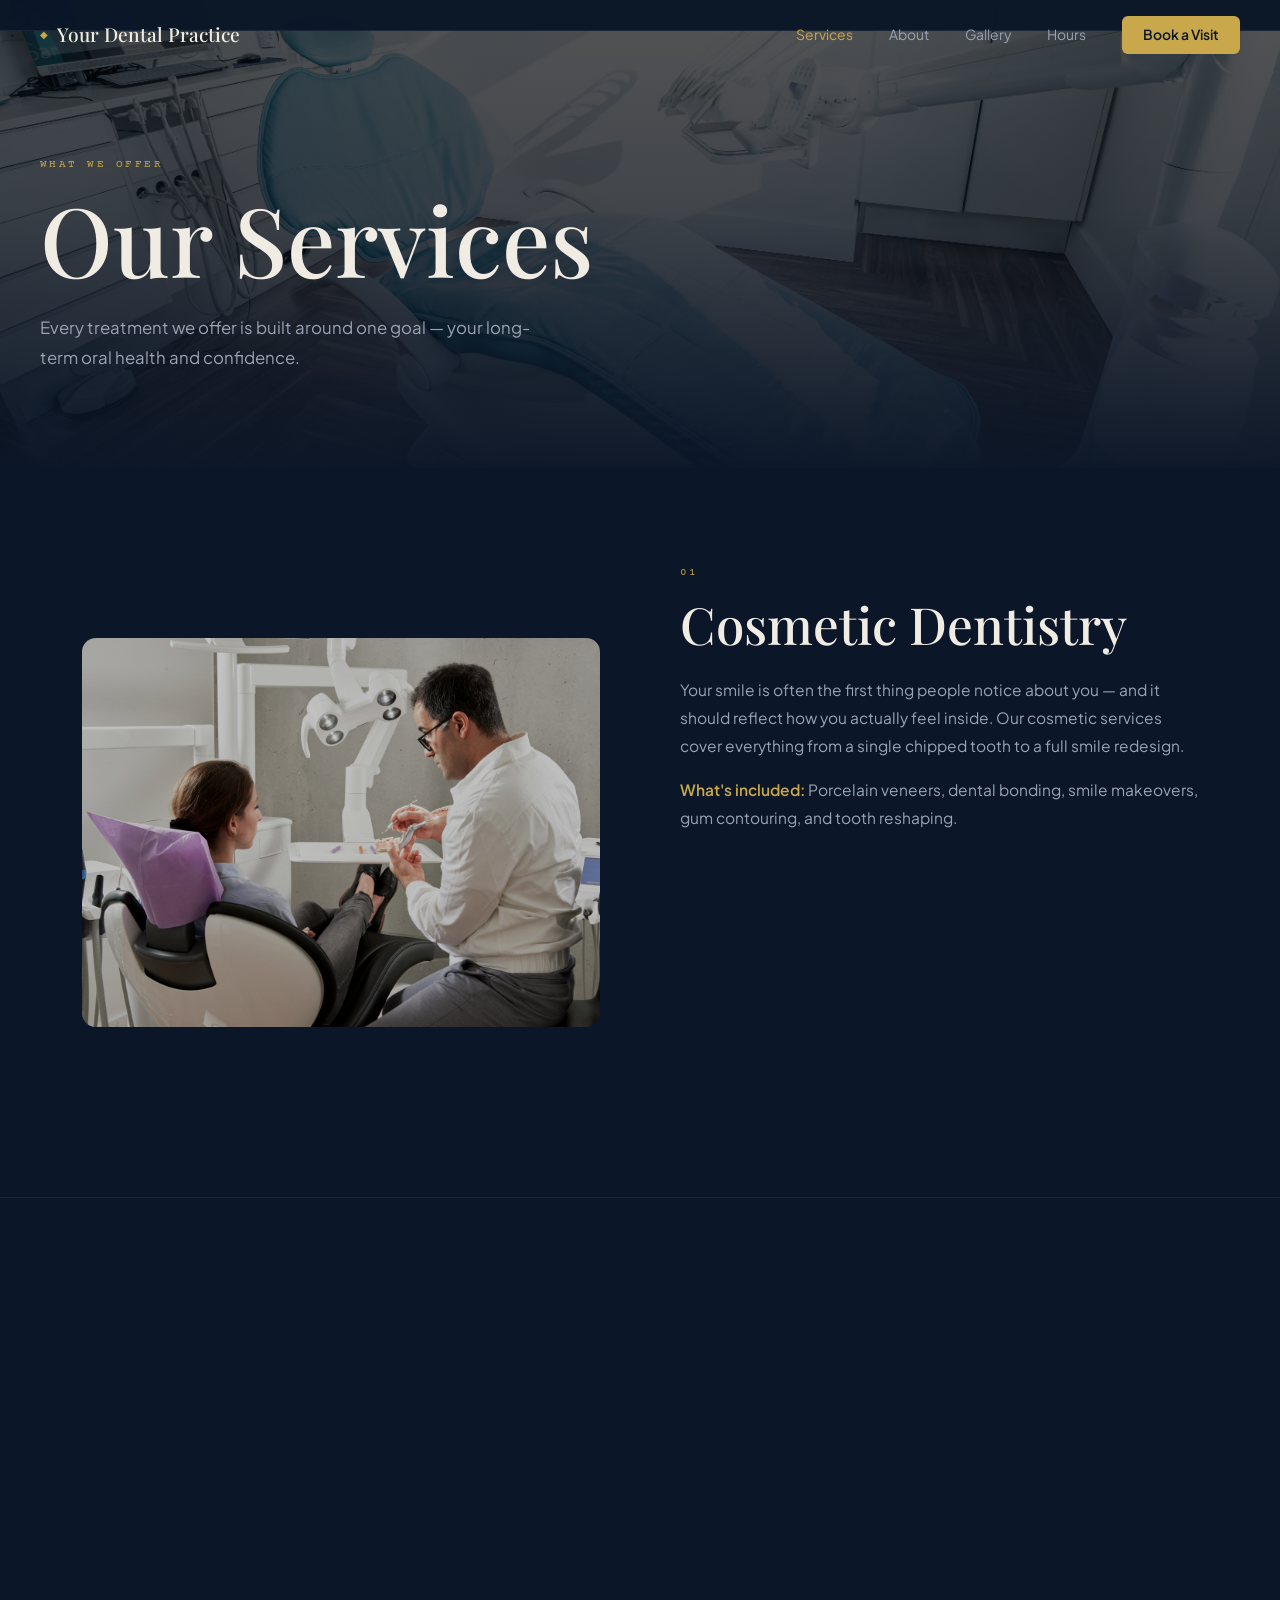
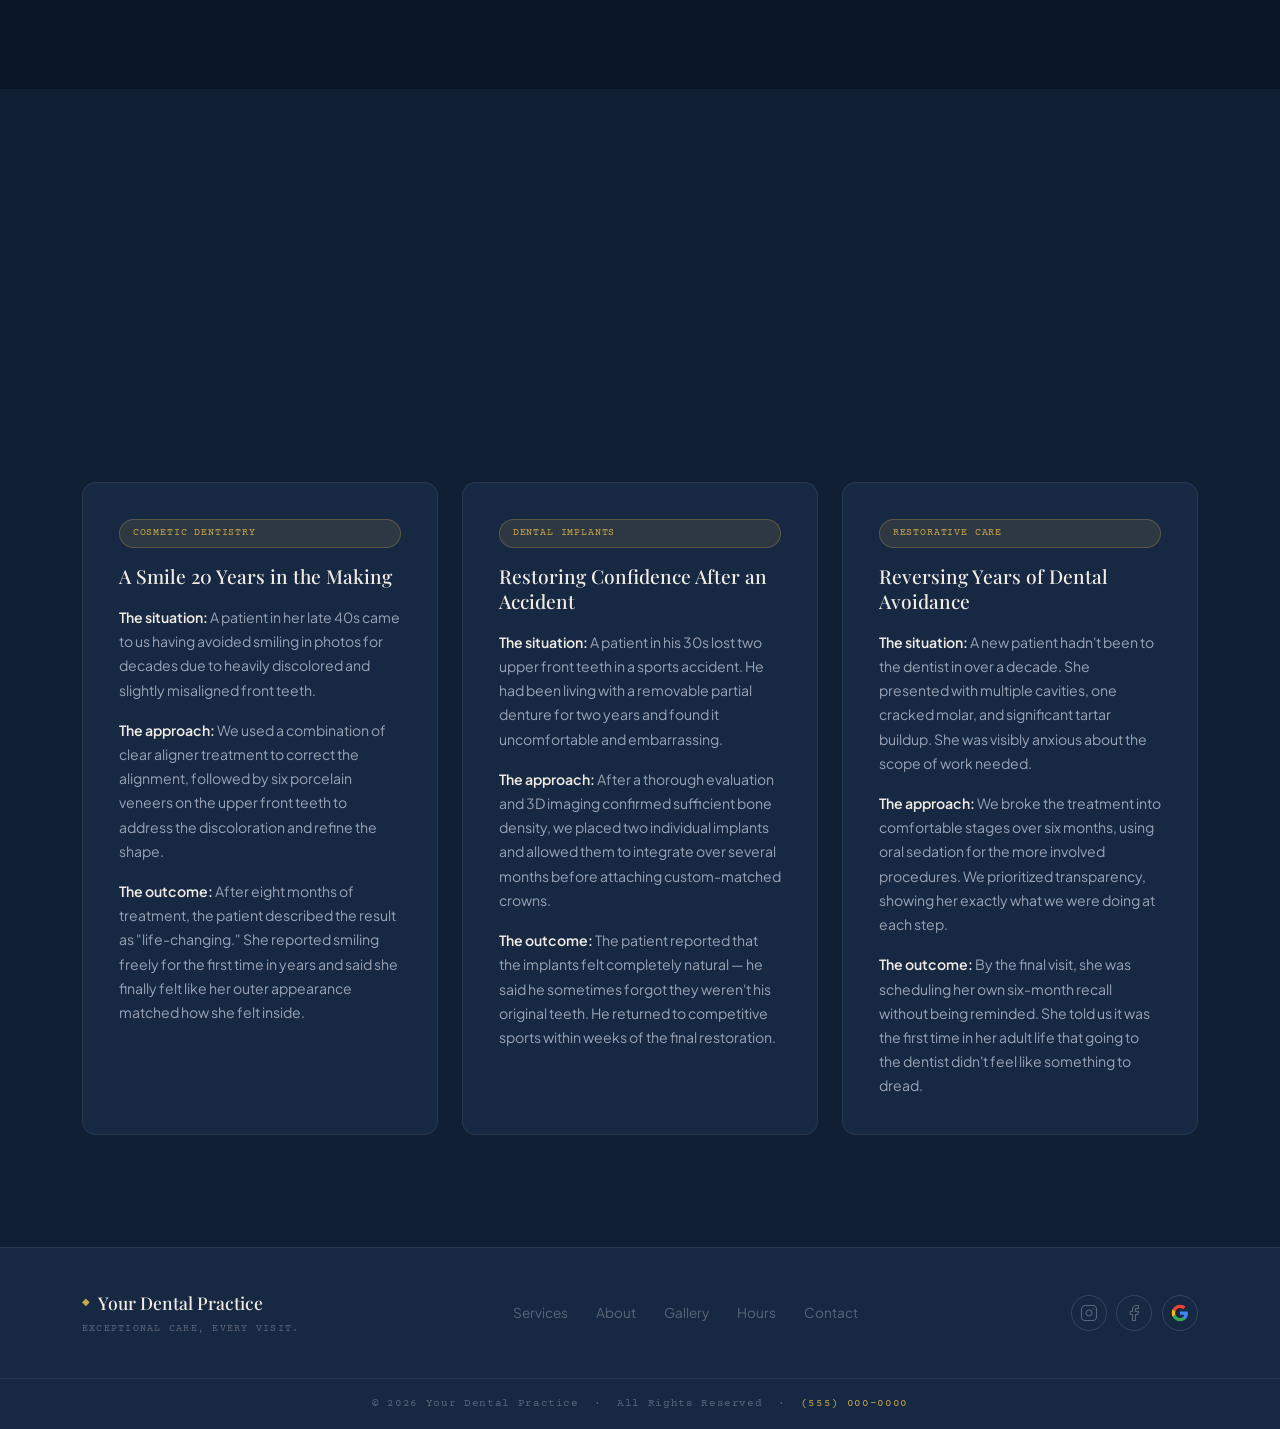
<file: services.html>
<!DOCTYPE html>
<html lang="en">
<head>
  <meta charset="UTF-8" /><meta name="viewport" content="width=device-width, initial-scale=1.0" />
  <title>Services — Your Dental Practice</title>
  <link rel="preconnect" href="https://fonts.googleapis.com" /><link rel="preconnect" href="https://fonts.gstatic.com" crossorigin />
  <link href="https://fonts.googleapis.com/css2?family=Playfair+Display:ital,wght@0,400;0,500;0,700;1,400;1,500&family=Plus+Jakarta+Sans:wght@300;400;500;600&family=Courier+Prime:wght@400;700&display=swap" rel="stylesheet" />
  <link rel="stylesheet" href="Dental_2.css" />
</head>
<body>
  <header class="nav" id="nav">
    <a href="index.html" class="nav-logo"><span class="logo-icon">&#9670;</span><span>Your Dental Practice</span></a>
    <nav class="nav-links" aria-label="Main"><a href="services.html" class="nav-active">Services</a><a href="about.html">About</a><a href="index.html#gallery">Gallery</a><a href="index.html#hours">Hours</a><a href="contact.html" class="nav-book">Book a Visit</a></nav>
    <button class="burger" id="burger" aria-label="Open menu" aria-expanded="false"><span></span><span></span><span></span></button>
  </header>
  <div class="mobile-nav" id="mobileNav">
    <a href="services.html" class="mn-link">Services</a><a href="about.html" class="mn-link">About</a><a href="index.html#gallery" class="mn-link">Gallery</a><a href="index.html#hours" class="mn-link">Hours &amp; Location</a><a href="contact.html" class="mn-link">Contact</a><a href="contact.html" class="mn-link mn-cta">Book a Visit &#9670;</a>
    <div class="mn-social"><a href="#" target="_blank" rel="noopener" aria-label="Instagram"><svg viewBox="0 0 24 24" fill="none" stroke="currentColor" stroke-width="1.5" stroke-linecap="round" stroke-linejoin="round" width="20" height="20"><rect x="2" y="2" width="20" height="20" rx="5"/><path d="M16 11.37A4 4 0 1 1 12.63 8 4 4 0 0 1 16 11.37z"/><line x1="17.5" y1="6.5" x2="17.51" y2="6.5"/></svg></a><a href="#" target="_blank" rel="noopener" aria-label="Facebook"><svg viewBox="0 0 24 24" fill="none" stroke="currentColor" stroke-width="1.5" stroke-linecap="round" stroke-linejoin="round" width="20" height="20"><path d="M18 2h-3a5 5 0 0 0-5 5v3H7v4h3v8h4v-8h3l1-4h-4V7a1 1 0 0 1 1-1h3z"/></svg></a></div>
  </div>

  <!-- PAGE HERO -->
  <section class="page-hero">
    <div class="page-hero-bg"><img src="d-dental-office-yuTlQYeehHs-unsplash.jpg" alt="Our services" /><div class="hero-scrim"></div></div>
    <div class="page-hero-content">
      <p class="eyebrow reveal">What We Offer</p>
      <h1 class="hero-title reveal" data-delay="80">Our Services</h1>
      <p class="hero-sub reveal" data-delay="160">Every treatment we offer is built around one goal — your long-term oral health and confidence.</p>
    </div>
  </section>

  <!-- SERVICE SECTIONS — alternating layout -->
  <div class="service-sections">

    <section class="svc-section" id="cosmetic">
      <div class="container svc-inner">
        <div class="svc-img reveal"><img src="caroline-lm-QA9fRIi6sFw-unsplash.jpg" alt="Cosmetic dentistry consultation" loading="lazy" /></div>
        <div class="svc-text">
          <p class="eyebrow reveal">01</p>
          <h2 class="section-title reveal" data-delay="80">Cosmetic Dentistry</h2>
          <p class="body-text reveal" data-delay="120">Your smile is often the first thing people notice about you — and it should reflect how you actually feel inside. Our cosmetic services cover everything from a single chipped tooth to a full smile redesign.</p>
          <p class="body-text reveal" data-delay="160"><strong class="svc-label">What's included:</strong> Porcelain veneers, dental bonding, smile makeovers, gum contouring, and tooth reshaping.</p>
          <div class="svc-forbox reveal" data-delay="200">
            <p class="svc-for-label">&#9670; Who this is for</p>
            <p>Patients who want to improve the appearance of their smile — whether that means correcting discoloration, chips, gaps, or an uneven gum line. No dental problem required; cosmetic dentistry is for anyone who wants to feel more confident.</p>
          </div>
          <a href="contact.html" class="btn btn-gold reveal" data-delay="240">Schedule a Consultation</a>
        </div>
      </div>
    </section>

    <section class="svc-section svc-flip" id="implants">
      <div class="container svc-inner">
        <div class="svc-text">
          <p class="eyebrow reveal">02</p>
          <h2 class="section-title reveal" data-delay="80">Dental Implants</h2>
          <p class="body-text reveal" data-delay="120">Dental implants are the closest thing to a natural tooth that modern dentistry can offer. A titanium post is placed in the jawbone and topped with a crown that looks, feels, and functions exactly like your original tooth.</p>
          <p class="body-text reveal" data-delay="160"><strong class="svc-label">What's included:</strong> Single implants, implant-supported bridges, full-arch restoration (All-on-4), and implant consultations with 3D imaging.</p>
          <div class="svc-forbox reveal" data-delay="200">
            <p class="svc-for-label">&#9670; Who this is for</p>
            <p>Patients who are missing one or more teeth and want a permanent solution that doesn't compromise neighboring teeth. Ideal for those who find dentures uncomfortable or want a long-term investment in their oral health.</p>
          </div>
          <a href="contact.html" class="btn btn-gold reveal" data-delay="240">Schedule a Consultation</a>
        </div>
        <div class="svc-img reveal" data-delay="100"><img src="jonathan-borba-v_2FRXEba94-unsplash.jpg" alt="Dental implant X-ray review" loading="lazy" /></div>
      </div>
    </section>

    <section class="svc-section" id="aligners">
      <div class="container svc-inner">
        <div class="svc-img reveal"><img src="benyamin-bohlouli-e7MJLM5VGjY-unsplash.jpg" alt="Clear aligners treatment" loading="lazy" /></div>
        <div class="svc-text">
          <p class="eyebrow reveal">03</p>
          <h2 class="section-title reveal" data-delay="80">Clear Aligners</h2>
          <p class="body-text reveal" data-delay="120">Straighten your teeth without wires, brackets, or the self-consciousness that comes with traditional braces. Our clear aligner treatment uses a series of custom-fitted transparent trays to gradually move your teeth into alignment.</p>
          <p class="body-text reveal" data-delay="160"><strong class="svc-label">What's included:</strong> Digital smile simulation, custom aligner fabrication, progress check-ins, and retainers upon completion.</p>
          <div class="svc-forbox reveal" data-delay="200">
            <p class="svc-for-label">&#9670; Who this is for</p>
            <p>Adults and teens with mild to moderate crowding, spacing, or bite issues who want an orthodontic solution that fits around their lifestyle — not the other way around.</p>
          </div>
          <a href="contact.html" class="btn btn-gold reveal" data-delay="240">Schedule a Consultation</a>
        </div>
      </div>
    </section>

    <section class="svc-section svc-flip" id="whitening">
      <div class="container svc-inner">
        <div class="svc-text">
          <p class="eyebrow reveal">04</p>
          <h2 class="section-title reveal" data-delay="80">Teeth Whitening</h2>
          <p class="body-text reveal" data-delay="120">Professional whitening delivers dramatically better results than over-the-counter products — safely, comfortably, and in a single visit. We use clinical-grade whitening agents with results that last.</p>
          <p class="body-text reveal" data-delay="160"><strong class="svc-label">What's included:</strong> In-office power whitening, take-home custom tray whitening kits, and combination treatment for extended results.</p>
          <div class="svc-forbox reveal" data-delay="200">
            <p class="svc-for-label">&#9670; Who this is for</p>
            <p>Anyone looking to brighten their smile before a major event, or simply wanting a refresh. Particularly effective for patients with staining from coffee, tea, wine, or smoking.</p>
          </div>
          <a href="contact.html" class="btn btn-gold reveal" data-delay="240">Schedule a Consultation</a>
        </div>
        <div class="svc-img reveal" data-delay="100"><img src="enis-yavuz-4u2fG9mqGvQ-unsplash.jpg" alt="Teeth whitening results" loading="lazy" /></div>
      </div>
    </section>

    <section class="svc-section" id="restorative">
      <div class="container svc-inner">
        <div class="svc-img reveal"><img src="jonathan-borba-hl6uG9cHW5A-unsplash.jpg" alt="Restorative dental procedure" loading="lazy" /></div>
        <div class="svc-text">
          <p class="eyebrow reveal">05</p>
          <h2 class="section-title reveal" data-delay="80">Restorative Care</h2>
          <p class="body-text reveal" data-delay="120">When teeth are damaged, decayed, or missing, restorative dentistry brings them back — both in function and appearance. We use tooth-colored materials throughout so repairs blend seamlessly with your natural teeth.</p>
          <p class="body-text reveal" data-delay="160"><strong class="svc-label">What's included:</strong> Tooth-colored fillings, porcelain crowns, dental bridges, inlays and onlays, and root canal therapy.</p>
          <div class="svc-forbox reveal" data-delay="200">
            <p class="svc-for-label">&#9670; Who this is for</p>
            <p>Patients dealing with cavities, cracked teeth, worn enamel, or missing teeth who want durable, natural-looking results that stand the test of time.</p>
          </div>
          <a href="contact.html" class="btn btn-gold reveal" data-delay="240">Schedule a Consultation</a>
        </div>
      </div>
    </section>

    <section class="svc-section svc-flip" id="preventive">
      <div class="container svc-inner">
        <div class="svc-text">
          <p class="eyebrow reveal">06</p>
          <h2 class="section-title reveal" data-delay="80">Preventive Hygiene</h2>
          <p class="body-text reveal" data-delay="120">The most effective dental care is the kind that prevents problems from developing in the first place. Our preventive services are designed to catch issues early and keep your mouth in peak condition year after year.</p>
          <p class="body-text reveal" data-delay="160"><strong class="svc-label">What's included:</strong> Professional cleanings, comprehensive exams, digital X-rays, oral cancer screenings, fluoride treatments, and custom mouthguards.</p>
          <div class="svc-forbox reveal" data-delay="200">
            <p class="svc-for-label">&#9670; Who this is for</p>
            <p>Every patient, from toddlers to seniors. Preventive care is the foundation of lifelong dental health and the best way to avoid costly treatments down the line.</p>
          </div>
          <a href="contact.html" class="btn btn-gold reveal" data-delay="240">Schedule a Consultation</a>
        </div>
        <div class="svc-img reveal" data-delay="100"><img src="kari-bjorn-photography-Fdku_oMrDvk-unsplash.jpg" alt="Clean modern dental operatory" loading="lazy" /></div>
      </div>
    </section>

  </div>

  <!-- CASE STUDIES -->
  <section class="cases">
    <div class="container">
      <div class="section-head">
        <p class="eyebrow reveal">Patient Outcomes</p>
        <h2 class="section-title reveal" data-delay="80">Real Results,<br /><em>Real Patients</em></h2>
        <p class="section-sub reveal" data-delay="160">A few examples of the work we do every day — shared with patient permission and identifying details changed to protect privacy.</p>
      </div>
      <div class="cases-grid">
        <div class="case-card reveal">
          <div class="case-tag">Cosmetic Dentistry</div>
          <h3>A Smile 20 Years in the Making</h3>
          <p><strong>The situation:</strong> A patient in her late 40s came to us having avoided smiling in photos for decades due to heavily discolored and slightly misaligned front teeth.</p>
          <p><strong>The approach:</strong> We used a combination of clear aligner treatment to correct the alignment, followed by six porcelain veneers on the upper front teeth to address the discoloration and refine the shape.</p>
          <p><strong>The outcome:</strong> After eight months of treatment, the patient described the result as "life-changing." She reported smiling freely for the first time in years and said she finally felt like her outer appearance matched how she felt inside.</p>
        </div>
        <div class="case-card reveal" data-delay="120">
          <div class="case-tag">Dental Implants</div>
          <h3>Restoring Confidence After an Accident</h3>
          <p><strong>The situation:</strong> A patient in his 30s lost two upper front teeth in a sports accident. He had been living with a removable partial denture for two years and found it uncomfortable and embarrassing.</p>
          <p><strong>The approach:</strong> After a thorough evaluation and 3D imaging confirmed sufficient bone density, we placed two individual implants and allowed them to integrate over several months before attaching custom-matched crowns.</p>
          <p><strong>The outcome:</strong> The patient reported that the implants felt completely natural — he said he sometimes forgot they weren't his original teeth. He returned to competitive sports within weeks of the final restoration.</p>
        </div>
        <div class="case-card reveal" data-delay="240">
          <div class="case-tag">Restorative Care</div>
          <h3>Reversing Years of Dental Avoidance</h3>
          <p><strong>The situation:</strong> A new patient hadn't been to the dentist in over a decade. She presented with multiple cavities, one cracked molar, and significant tartar buildup. She was visibly anxious about the scope of work needed.</p>
          <p><strong>The approach:</strong> We broke the treatment into comfortable stages over six months, using oral sedation for the more involved procedures. We prioritized transparency, showing her exactly what we were doing at each step.</p>
          <p><strong>The outcome:</strong> By the final visit, she was scheduling her own six-month recall without being reminded. She told us it was the first time in her adult life that going to the dentist didn't feel like something to dread.</p>
        </div>
      </div>
    </div>
  </section>

  <footer class="footer">
    <div class="footer-inner">
      <div class="footer-brand"><div class="footer-logo"><span class="logo-icon">&#9670;</span> Your Dental Practice</div><p>Exceptional Care, Every Visit.</p></div>
      <nav class="footer-nav" aria-label="Footer"><a href="services.html">Services</a><a href="about.html">About</a><a href="index.html#gallery">Gallery</a><a href="index.html#hours">Hours</a><a href="contact.html">Contact</a></nav>
      <div class="footer-social"><a href="#" target="_blank" rel="noopener" aria-label="Instagram"><svg viewBox="0 0 24 24" fill="none" stroke="currentColor" stroke-width="1.5" stroke-linecap="round" stroke-linejoin="round" width="18" height="18"><rect x="2" y="2" width="20" height="20" rx="5"/><path d="M16 11.37A4 4 0 1 1 12.63 8 4 4 0 0 1 16 11.37z"/><line x1="17.5" y1="6.5" x2="17.51" y2="6.5"/></svg></a><a href="#" target="_blank" rel="noopener" aria-label="Facebook"><svg viewBox="0 0 24 24" fill="none" stroke="currentColor" stroke-width="1.5" stroke-linecap="round" stroke-linejoin="round" width="18" height="18"><path d="M18 2h-3a5 5 0 0 0-5 5v3H7v4h3v8h4v-8h3l1-4h-4V7a1 1 0 0 1 1-1h3z"/></svg></a><a href="#" target="_blank" rel="noopener" aria-label="Google"><svg viewBox="0 0 24 24" width="18" height="18"><path d="M22.56 12.25c0-.78-.07-1.53-.2-2.25H12v4.26h5.92c-.26 1.37-1.04 2.53-2.21 3.31v2.77h3.57c2.08-1.92 3.28-4.74 3.28-8.09z" fill="#4285F4"/><path d="M12 23c2.97 0 5.46-.98 7.28-2.66l-3.57-2.77c-.98.66-2.23 1.06-3.71 1.06-2.86 0-5.29-1.93-6.16-4.53H2.18v2.84C3.99 20.53 7.7 23 12 23z" fill="#34A853"/><path d="M5.84 14.09c-.22-.66-.35-1.36-.35-2.09s.13-1.43.35-2.09V7.07H2.18C1.43 8.55 1 10.22 1 12s.43 3.45 1.18 4.93l2.85-2.22.81-.62z" fill="#FBBC05"/><path d="M12 5.38c1.62 0 3.06.56 4.21 1.64l3.15-3.15C17.45 2.09 14.97 1 12 1 7.7 1 3.99 3.47 2.18 7.07l3.66 2.84c.87-2.6 3.3-4.53 6.16-4.53z" fill="#EA4335"/></svg></a></div>
    </div>
    <div class="footer-bottom"><p>© 2026 Your Dental Practice &nbsp;·&nbsp; All Rights Reserved &nbsp;·&nbsp; <a href="tel:+15550000000">(555) 000-0000</a></p></div>
  </footer>
  <script src="Dental_2.js"></script>
</body>
</html>
</file>
<file: Dental_2.css>
:root {
  --navy: #0b1628; --navy-2: #111f35; --navy-3: #172843; --navy-4: #1e3254;
  --gold: #c9a84c; --gold-2: #e8c96e; --gold-dim: rgba(201,168,76,0.12); --gold-line: rgba(201,168,76,0.28);
  --text-1: #f0ece4; --text-2: #9aa3b4; --text-3: #5a6577;
  --border: rgba(255,255,255,0.07); --border-2: rgba(255,255,255,0.13);
  --ff-d: 'Playfair Display', Georgia, serif;
  --ff-b: 'Plus Jakarta Sans', sans-serif;
  --ff-m: 'Courier Prime', monospace;
  --nav-h: 70px; --r: 6px; --rl: 14px;
  --ease: cubic-bezier(0.4,0,0.2,1);
}
*,*::before,*::after{box-sizing:border-box;margin:0;padding:0}
html{scroll-behavior:smooth}
body{background:var(--navy);color:var(--text-1);font-family:var(--ff-b);line-height:1.65;overflow-x:hidden}
img{display:block;max-width:100%;height:auto}
a{color:inherit;text-decoration:none}

/* HELPERS */
.container{max-width:1180px;margin:0 auto;padding:0 2rem}
.eyebrow{font-family:var(--ff-m);font-size:.7rem;letter-spacing:.22em;text-transform:uppercase;color:var(--gold);margin-bottom:.85rem}
.section-title{font-family:var(--ff-d);font-size:clamp(2rem,4.5vw,3.2rem);font-weight:500;line-height:1.12;margin-bottom:1.4rem}
.section-title em{font-style:italic;color:var(--gold);font-weight:400}
.section-sub{font-size:1rem;color:var(--text-2);max-width:560px;line-height:1.75}
.section-head{margin-bottom:3.5rem}
.body-text{font-size:.97rem;color:var(--text-2);line-height:1.8;margin-bottom:1rem}
.reveal{opacity:0;transform:translateY(22px);transition:opacity .7s var(--ease),transform .7s var(--ease)}
.reveal.in{opacity:1;transform:none}

/* BUTTONS */
.btn{display:inline-flex;align-items:center;gap:.5rem;padding:.875rem 2rem;font-family:var(--ff-b);font-size:.88rem;font-weight:600;letter-spacing:.04em;border-radius:var(--r);transition:all .3s var(--ease);white-space:nowrap;cursor:pointer}
.btn-gold{background:var(--gold);color:var(--navy)}
.btn-gold:hover{background:var(--gold-2);box-shadow:0 0 28px rgba(201,168,76,.4);transform:translateY(-1px)}
.btn-outline{border:1.5px solid var(--gold-line);color:var(--text-1)}
.btn-outline:hover{border-color:var(--gold);color:var(--gold);background:var(--gold-dim)}
.btn-full{width:100%;justify-content:center}

/* NAV */
.nav{position:fixed;top:0;left:0;right:0;z-index:900;height:var(--nav-h);display:flex;align-items:center;justify-content:space-between;padding:0 2.5rem;transition:background .4s,border-bottom .4s}
.nav.scrolled{background:rgba(11,22,40,.93);backdrop-filter:blur(18px);border-bottom:1px solid var(--border)}
.nav-logo{display:flex;align-items:center;gap:.55rem;font-family:var(--ff-d);font-size:1.2rem;font-weight:500}
.logo-icon{color:var(--gold);font-size:.6rem}
.nav-links{display:flex;align-items:center;gap:2.25rem}
.nav-links a{font-size:.87rem;color:var(--text-2);transition:color .2s}
.nav-links a:hover{color:var(--text-1)}
.nav-book{background:var(--gold);color:var(--navy)!important;padding:.5rem 1.3rem;border-radius:var(--r);font-weight:600;font-size:.84rem;transition:background .2s,box-shadow .2s}
.nav-book:hover{background:var(--gold-2);box-shadow:0 0 16px rgba(201,168,76,.35)}
.burger{display:none;flex-direction:column;gap:5px;padding:4px;background:none;border:none;cursor:pointer}
.burger span{display:block;width:22px;height:2px;background:var(--text-1);transition:all .3s;transform-origin:center}
.burger.open span:nth-child(1){transform:translateY(7px) rotate(45deg)}
.burger.open span:nth-child(2){opacity:0}
.burger.open span:nth-child(3){transform:translateY(-7px) rotate(-45deg)}
.mobile-nav{position:fixed;top:var(--nav-h);left:0;right:0;z-index:899;background:rgba(11,22,40,.97);backdrop-filter:blur(20px);padding:2rem 2.5rem;border-bottom:1px solid var(--border);display:flex;flex-direction:column;gap:1.1rem;transform:translateY(-110%);transition:transform .4s var(--ease)}
.mobile-nav.open{transform:translateY(0)}
.mn-link{font-size:1.05rem;color:var(--text-2);transition:color .2s}
.mn-link:hover{color:var(--gold)}
.mn-cta{color:var(--gold)!important;font-weight:600}
.mn-social{display:flex;gap:1rem;padding-top:1rem;border-top:1px solid var(--border)}
.mn-social a{display:flex;align-items:center;justify-content:center;width:38px;height:38px;border:1px solid var(--border-2);border-radius:50%;color:var(--text-2);transition:border-color .2s,color .2s}
.mn-social a:hover{border-color:var(--gold);color:var(--gold)}

/* HERO */
.hero{position:relative;min-height:100svh;display:flex;flex-direction:column;justify-content:flex-end;overflow:hidden}
.hero-img-wrap{position:absolute;inset:0;z-index:0}
.hero-img{width:100%;height:100%;object-fit:cover;object-position:center 15%;filter:brightness(.42) saturate(.75)}
.hero-scrim{position:absolute;inset:0;background:linear-gradient(to top,rgba(11,22,40,.95) 0%,rgba(11,22,40,.3) 55%,rgba(11,22,40,.08) 100%)}
.hero-content{position:relative;z-index:1;max-width:720px;padding:calc(var(--nav-h) + 3rem) 2.5rem 2rem}
.hero-tag{font-family:var(--ff-m);font-size:.7rem;letter-spacing:.2em;text-transform:uppercase;color:var(--gold);margin-bottom:1.25rem}
.hero-title{font-family:var(--ff-d);font-size:clamp(3rem,8vw,6rem);font-weight:500;line-height:1.05;margin-bottom:1.5rem}
.hero-title em{font-style:italic;color:var(--gold);font-weight:400}
.hero-sub{font-size:1.05rem;color:var(--text-2);max-width:520px;line-height:1.75;margin-bottom:2.5rem}
.hero-ctas{display:flex;gap:1rem;flex-wrap:wrap}
.hero-stats{position:relative;z-index:1;display:flex;align-items:stretch;background:rgba(17,31,53,.85);backdrop-filter:blur(12px);border-top:1px solid var(--gold-line)}
.hstat{flex:1;display:flex;flex-direction:column;align-items:center;justify-content:center;padding:1.6rem 1rem;text-align:center}
.hstat-n{font-family:var(--ff-d);font-size:2.4rem;font-weight:400;color:var(--gold);line-height:1}
.hstat sup{font-family:var(--ff-m);font-size:.7rem;color:var(--gold);vertical-align:super}
.hstat p{font-size:.7rem;color:var(--text-3);letter-spacing:.06em;font-family:var(--ff-m);text-transform:uppercase;margin-top:.3rem}
.hstat-div{width:1px;background:var(--border);margin:.75rem 0}

/* MARQUEE */
.marquee-bar{background:var(--gold);overflow:hidden;padding:.7rem 0}
.marquee-inner{display:flex;gap:2rem;white-space:nowrap;animation:marquee 32s linear infinite;width:max-content}
.marquee-inner span{font-family:var(--ff-m);font-size:.7rem;letter-spacing:.1em;text-transform:uppercase;color:var(--navy);font-weight:700}
.marquee-inner .sep{opacity:.4}
@keyframes marquee{from{transform:translateX(0)}to{transform:translateX(-50%)}}

/* SERVICES */
.services{padding:7rem 0;background:var(--navy-2)}
.services-grid{display:grid;grid-template-columns:repeat(3,1fr);gap:1px;background:var(--border);border:1px solid var(--border);border-radius:var(--rl);overflow:hidden}
.scard{background:var(--navy-3);padding:2.5rem 2rem;transition:background .3s;position:relative;overflow:hidden}
.scard::after{content:'';position:absolute;inset:0;background:linear-gradient(135deg,var(--gold-dim),transparent);opacity:0;transition:opacity .3s}
.scard:hover{background:var(--navy-4)}
.scard:hover::after{opacity:1}
.scard-num{font-family:var(--ff-m);font-size:.65rem;color:var(--gold);letter-spacing:.12em;margin-bottom:1.25rem;opacity:.7}
.scard h3{font-family:var(--ff-d);font-size:1.3rem;font-weight:500;color:var(--text-1);margin-bottom:.75rem}
.scard p{font-size:.9rem;color:var(--text-2);line-height:1.7}

/* FEATURE SPLIT */
.feature-split{display:grid;grid-template-columns:1fr 1fr;min-height:580px}
.fs-img-col{overflow:hidden}
.fs-img-col img{width:100%;height:100%;object-fit:cover;filter:brightness(.8) saturate(.9);transition:transform .6s var(--ease)}
.fs-img-col:hover img{transform:scale(1.03)}
.fs-content{background:var(--navy-3);padding:5rem 4rem;display:flex;flex-direction:column;justify-content:center;gap:.5rem}
.fs-badges{display:flex;flex-wrap:wrap;gap:.5rem;margin-top:1rem}
.badge{padding:.35rem .85rem;border:1px solid var(--gold-line);border-radius:100px;font-family:var(--ff-m);font-size:.65rem;letter-spacing:.08em;text-transform:uppercase;color:var(--text-2);transition:border-color .2s,color .2s}
.badge:hover{border-color:var(--gold);color:var(--gold)}

/* ABOUT */
.about{padding:7rem 0;background:var(--navy)}
.about-inner{display:grid;grid-template-columns:1fr 1.1fr;gap:5rem;align-items:center}
.about-img-col{position:relative;height:580px}
.about-img-frame{position:absolute;top:0;left:0;width:78%;height:80%;border-radius:var(--rl);overflow:hidden;box-shadow:0 24px 60px rgba(0,0,0,.5)}
.about-img-frame img{width:100%;height:100%;object-fit:cover;object-position:center top}
.about-img-accent{position:absolute;inset:-4px;border:2px solid var(--gold-line);border-radius:calc(var(--rl)+4px);pointer-events:none;opacity:0;transition:opacity .4s}
.about-img-frame:hover .about-img-accent{opacity:1}
.about-img-sub{position:absolute;bottom:0;right:0;width:52%;height:42%;border-radius:var(--rl);overflow:hidden;border:4px solid var(--navy);box-shadow:0 12px 40px rgba(0,0,0,.4)}
.about-img-sub img{width:100%;height:100%;object-fit:cover}
.about-quote{font-family:var(--ff-d);font-size:1.2rem;font-style:italic;color:var(--gold);border-left:2px solid var(--gold);padding-left:1.25rem;margin-top:1.75rem;line-height:1.55}

/* GALLERY */
.gallery{padding:7rem 0;background:var(--navy-2)}
.gallery-grid{display:grid;grid-template-columns:repeat(3,1fr);gap:6px;margin-top:3rem}
.gitem{position:relative;overflow:hidden;border-radius:var(--r);aspect-ratio:4/3}
.gitem img{width:100%;height:100%;object-fit:cover;filter:brightness(.75) saturate(.85);transition:transform .6s var(--ease),filter .4s}
.gitem:hover img{transform:scale(1.06);filter:brightness(.6) saturate(1)}
.gitem-label{position:absolute;bottom:0;left:0;right:0;padding:1rem 1.25rem;background:linear-gradient(to top,rgba(11,22,40,.85),transparent);font-family:var(--ff-m);font-size:.68rem;letter-spacing:.12em;text-transform:uppercase;color:var(--gold);opacity:0;transition:opacity .3s;transform:translateY(6px);transition:opacity .3s,transform .3s}
.gitem:hover .gitem-label{opacity:1;transform:none}

/* HOURS */
.hours{padding:7rem 0;background:var(--navy-3)}
.hours-inner{display:grid;grid-template-columns:1fr 1.3fr;gap:5rem;align-items:start}
.hours-table{border:1px solid var(--border);border-radius:var(--rl);overflow:hidden;margin:2rem 0}
.hrow{display:flex;justify-content:space-between;align-items:center;padding:.9rem 1.25rem;background:var(--navy-4);border-bottom:1px solid var(--border);font-size:.9rem;color:var(--text-2)}
.hrow:last-child{border-bottom:none}
.hrow.closed{opacity:.4}
.ht{font-family:var(--ff-m);font-size:.78rem;color:var(--gold);letter-spacing:.04em}
.hrow.closed .ht{color:var(--text-3)}
.location-list{display:flex;flex-direction:column;gap:1.4rem}
.loc-row{display:flex;gap:1rem;align-items:flex-start}
.loc-row svg{color:var(--gold);flex-shrink:0;margin-top:2px}
.loc-row strong{display:block;font-size:.72rem;font-family:var(--ff-m);text-transform:uppercase;letter-spacing:.08em;color:var(--text-3);margin-bottom:.2rem}
.loc-row p{font-size:.95rem;color:var(--text-1);line-height:1.55}
.phone-link{font-size:1rem;font-weight:500;color:var(--gold);transition:color .2s}
.phone-link:hover{color:var(--gold-2)}
.map-col{height:520px}
.map-wrap{position:relative;height:100%;border-radius:var(--rl);overflow:hidden;border:1px solid var(--border)}
.map-wrap iframe{display:block;width:100%;height:100%;filter:invert(.9) hue-rotate(175deg) saturate(.55) brightness(.82)}
.directions-btn{position:absolute;bottom:1rem;right:1rem;display:inline-flex;align-items:center;gap:.45rem;background:var(--gold);color:var(--navy);font-family:var(--ff-m);font-size:.75rem;font-weight:700;letter-spacing:.06em;padding:.6rem 1rem;border-radius:var(--r);transition:background .2s,box-shadow .2s}
.directions-btn:hover{background:var(--gold-2);box-shadow:0 0 16px rgba(201,168,76,.4)}

/* CONTACT */
.contact{padding:7rem 0;background:var(--navy-2)}
.contact-inner{display:grid;grid-template-columns:1fr 1.3fr;gap:5rem;align-items:start}
.call-link{display:inline-flex;align-items:center;gap:.65rem;font-family:var(--ff-d);font-size:1.5rem;font-weight:400;color:var(--gold);margin:1.5rem 0;transition:color .2s,gap .2s}
.call-link:hover{color:var(--gold-2);gap:.9rem}
.social-lbl{font-family:var(--ff-m);font-size:.65rem;text-transform:uppercase;letter-spacing:.14em;color:var(--text-3);margin-bottom:.75rem}
.social-icons{display:flex;flex-wrap:wrap;gap:.5rem}
.sicon{display:flex;align-items:center;gap:.5rem;padding:.55rem .9rem;border:1px solid var(--border-2);border-radius:var(--r);color:var(--text-2);font-size:.82rem;transition:border-color .2s,color .2s,background .2s}
.sicon:hover{border-color:var(--gold);color:var(--gold);background:var(--gold-dim)}
.contact-form-wrap{background:var(--navy-3);border:1px solid var(--border);border-radius:var(--rl);padding:2.5rem}
form{display:flex;flex-direction:column;gap:1.2rem}
.frow{display:grid;grid-template-columns:1fr 1fr;gap:1rem}
.fgroup{display:flex;flex-direction:column;gap:.4rem}
.fgroup label{font-size:.72rem;font-family:var(--ff-m);letter-spacing:.08em;text-transform:uppercase;color:var(--text-3)}
.req{color:var(--gold)}
.fgroup input,.fgroup textarea{background:var(--navy-4);border:1px solid var(--border-2);border-radius:var(--r);padding:.75rem 1rem;font-family:var(--ff-b);font-size:.92rem;color:var(--text-1);outline:none;transition:border-color .2s,box-shadow .2s;width:100%}
.fgroup input::placeholder,.fgroup textarea::placeholder{color:var(--text-3)}
.fgroup input:focus,.fgroup textarea:focus{border-color:var(--gold);box-shadow:0 0 0 3px rgba(201,168,76,.12)}
.fgroup textarea{resize:vertical;min-height:110px}
.form-ok{display:none;font-size:.85rem;color:var(--gold);text-align:center;font-family:var(--ff-m);padding:.5rem}
.form-ok.show{display:block}
.form-err{display:none;font-size:.85rem;color:#ff6b6b;text-align:center;font-family:var(--ff-m);padding:.5rem}
.form-err.show{display:block}

/* FOOTER */
.footer{background:var(--navy-3);border-top:1px solid var(--border)}
.footer-inner{max-width:1180px;margin:0 auto;padding:2.5rem 2rem;display:flex;align-items:center;justify-content:space-between;flex-wrap:wrap;gap:2rem}
.footer-logo{display:flex;align-items:center;gap:.5rem;font-family:var(--ff-d);font-size:1.1rem;font-weight:500}
.footer-brand p{font-family:var(--ff-m);font-size:.65rem;letter-spacing:.12em;text-transform:uppercase;color:var(--text-3);margin-top:.3rem}
.footer-nav{display:flex;gap:1.75rem;flex-wrap:wrap}
.footer-nav a{font-size:.85rem;color:var(--text-3);transition:color .2s}
.footer-nav a:hover{color:var(--gold)}
.footer-social{display:flex;gap:.6rem}
.footer-social a{display:flex;align-items:center;justify-content:center;width:36px;height:36px;border:1px solid var(--border-2);border-radius:50%;color:var(--text-3);transition:border-color .2s,color .2s}
.footer-social a:hover{border-color:var(--gold);color:var(--gold)}
.footer-bottom{border-top:1px solid var(--border);padding:1rem 2rem;text-align:center;font-family:var(--ff-m);font-size:.68rem;color:var(--text-3);letter-spacing:.06em}
.footer-bottom a{color:var(--gold);transition:color .2s}
.footer-bottom a:hover{color:var(--gold-2)}

/* RESPONSIVE */
@media(max-width:1024px){
  .services-grid{grid-template-columns:repeat(2,1fr)}
  .about-inner{grid-template-columns:1fr;gap:3rem}
  .about-img-col{height:380px}
  .hours-inner{grid-template-columns:1fr;gap:3rem}
  .map-col{height:380px}
  .contact-inner{grid-template-columns:1fr;gap:3rem}
  .feature-split{grid-template-columns:1fr}
  .fs-img-col{height:360px}
  .fs-content{padding:3.5rem 2.5rem}
}
@media(max-width:768px){
  :root{--nav-h:64px}
  .nav-links{display:none}
  .burger{display:flex}
  .hero-content{padding:calc(var(--nav-h) + 3rem) 1.5rem 1.5rem}
  .hero-stats{flex-direction:row}
  .hstat{padding:1.25rem .5rem}
  .hstat-div{margin:.5rem 0}
  .services-grid{grid-template-columns:1fr}
  .gallery-grid{grid-template-columns:1fr;gap:4px}
  .gitem{aspect-ratio:16/9}
  .gitem-label{opacity:1;transform:none}
  .frow{grid-template-columns:1fr}
  .footer-inner{flex-direction:column;align-items:flex-start;gap:1.5rem}
  .fs-content{padding:2.5rem 1.5rem}
  .contact-form-wrap{padding:1.5rem}
  .about-img-col{height:300px}
}
@media(max-width:480px){
  .hero-stats{flex-wrap:wrap}
  .hstat{flex:1 0 33%}
  .hstat-div{display:none}
  .map-col{height:300px}
  .sicon span{display:none}
  .sicon{padding:.6rem}
}

/* ── PAGE HERO (inner pages) ── */
.page-hero{position:relative;min-height:52vh;display:flex;align-items:flex-end;overflow:hidden}
.page-hero-short{min-height:38vh}
.page-hero-bg{position:absolute;inset:0;z-index:0}
.page-hero-bg img{width:100%;height:100%;object-fit:cover;filter:brightness(.35) saturate(.7)}
.page-hero-content{position:relative;z-index:1;max-width:700px;padding:calc(var(--nav-h) + 4rem) 2.5rem 3.5rem}

/* ── NAV ACTIVE ── */
.nav-active{color:var(--gold)!important}
.nav-active::after{width:100%!important}
.nav-active-book{box-shadow:0 0 0 2px var(--gold-2)!important}

/* ── SECTION CTA ── */
.section-cta{margin-top:3rem}

/* ── TESTIMONIALS ── */
.testimonials{padding:7rem 0;background:var(--navy-3)}
.tgrid{display:grid;grid-template-columns:repeat(3,1fr);gap:1.5rem}
.tcard{background:var(--navy-4);border:1px solid var(--border);border-radius:var(--rl);padding:2rem;display:flex;flex-direction:column;gap:1rem}
.tcard-stars{color:var(--gold);font-size:.85rem;letter-spacing:.1em}
.tcard p{font-size:.95rem;color:var(--text-2);line-height:1.75;font-style:italic;flex:1}
.tcard-attr{display:flex;flex-direction:column;gap:.2rem;padding-top:.75rem;border-top:1px solid var(--border)}
.tcard-name{font-weight:600;font-size:.9rem;color:var(--text-1)}
.tcard-service{font-family:var(--ff-m);font-size:.68rem;color:var(--gold);letter-spacing:.06em;text-transform:uppercase}

/* ── FAQ ── */
.faq{padding:7rem 0;background:var(--navy-2)}
.faq-list{max-width:780px;margin:0 auto;display:flex;flex-direction:column;gap:.75rem}
.faq-item{border:1px solid var(--border);border-radius:var(--r);overflow:hidden;transition:border-color .2s}
.faq-item.open{border-color:var(--gold-line)}
.faq-q{width:100%;display:flex;align-items:center;justify-content:space-between;gap:1rem;padding:1.25rem 1.5rem;background:var(--navy-3);font-family:var(--ff-b);font-size:1rem;font-weight:500;color:var(--text-1);text-align:left;cursor:pointer;transition:background .2s,color .2s;border:none}
.faq-q:hover{background:var(--navy-4);color:var(--gold)}
.faq-item.open .faq-q{color:var(--gold);background:var(--navy-4)}
.faq-icon{color:var(--gold);font-size:.55rem;flex-shrink:0;transition:transform .3s var(--ease)}
.faq-item.open .faq-icon{transform:rotate(90deg)}
.faq-a{max-height:0;overflow:hidden;transition:max-height .4s var(--ease)}
.faq-item.open .faq-a{max-height:300px}
.faq-a p{padding:1.25rem 1.5rem;font-size:.95rem;color:var(--text-2);line-height:1.75;background:var(--navy-2)}

/* ── SERVICE SECTIONS (services.html) ── */
.service-sections{background:var(--navy)}
.svc-section{padding:6rem 0;border-bottom:1px solid var(--border)}
.svc-section:last-child{border-bottom:none}
.svc-inner{display:grid;grid-template-columns:1fr 1fr;gap:5rem;align-items:center}
.svc-flip .svc-inner{direction:rtl}
.svc-flip .svc-text,.svc-flip .svc-img{direction:ltr}
.svc-img{border-radius:var(--rl);overflow:hidden;aspect-ratio:4/3}
.svc-img img{width:100%;height:100%;object-fit:cover;filter:brightness(.8);transition:transform .6s var(--ease),filter .4s}
.svc-img:hover img{transform:scale(1.04);filter:brightness(.9)}
.svc-label{color:var(--gold);font-weight:600}
.svc-forbox{background:var(--navy-3);border-left:2px solid var(--gold);border-radius:0 var(--r) var(--r) 0;padding:1.25rem 1.5rem;margin:1.5rem 0}
.svc-for-label{font-family:var(--ff-m);font-size:.68rem;color:var(--gold);letter-spacing:.1em;text-transform:uppercase;margin-bottom:.5rem}
.svc-forbox p{font-size:.9rem;color:var(--text-2);line-height:1.7}

/* ── CASE STUDIES ── */
.cases{padding:7rem 0;background:var(--navy-2)}
.cases-grid{display:grid;grid-template-columns:repeat(3,1fr);gap:1.5rem;margin-top:1rem}
.case-card{background:var(--navy-3);border:1px solid var(--border);border-radius:var(--rl);padding:2.25rem;display:flex;flex-direction:column;gap:1rem;transition:border-color .2s,transform .3s}
.case-card:hover{border-color:var(--gold-line);transform:translateY(-3px)}
.case-tag{display:inline-block;padding:.3rem .8rem;background:var(--gold-dim);border:1px solid var(--gold-line);border-radius:100px;font-family:var(--ff-m);font-size:.65rem;letter-spacing:.08em;text-transform:uppercase;color:var(--gold)}
.case-card h3{font-family:var(--ff-d);font-size:1.2rem;font-weight:500;color:var(--text-1);line-height:1.3}
.case-card p{font-size:.88rem;color:var(--text-2);line-height:1.72}
.case-card strong{color:var(--text-1);font-weight:600}

/* ── PHILOSOPHY (about.html) ── */
.philosophy{padding:7rem 0;background:var(--navy-2)}
.about-page{padding:7rem 0;background:var(--navy)}
.phil-grid{display:grid;grid-template-columns:repeat(4,1fr);gap:1.5rem}
.phil-card{background:var(--navy-3);border:1px solid var(--border);border-radius:var(--rl);padding:2rem 1.75rem;transition:border-color .2s}
.phil-card:hover{border-color:var(--gold-line)}
.phil-icon{color:var(--gold);font-size:.7rem;margin-bottom:1.25rem}
.phil-card h3{font-family:var(--ff-d);font-size:1.15rem;font-weight:500;color:var(--text-1);margin-bottom:.75rem}
.phil-card p{font-size:.88rem;color:var(--text-2);line-height:1.7}

/* ── RESPONSIVE ADDITIONS ── */
@media(max-width:1024px){
  .tgrid{grid-template-columns:1fr 1fr}
  .cases-grid{grid-template-columns:1fr 1fr}
  .phil-grid{grid-template-columns:1fr 1fr}
  .svc-inner{grid-template-columns:1fr;gap:2.5rem}
  .svc-flip .svc-inner{direction:ltr}
  .svc-img{aspect-ratio:16/9}
}
@media(max-width:768px){
  .page-hero-content{padding:calc(var(--nav-h) + 2.5rem) 1.5rem 2.5rem}
  .tgrid{grid-template-columns:1fr}
  .cases-grid{grid-template-columns:1fr}
  .phil-grid{grid-template-columns:1fr 1fr}
  .faq-q{font-size:.92rem;padding:1rem 1.25rem}
  .faq-a p{padding:1rem 1.25rem}
}
@media(max-width:480px){
  .phil-grid{grid-template-columns:1fr}
}
</file>
